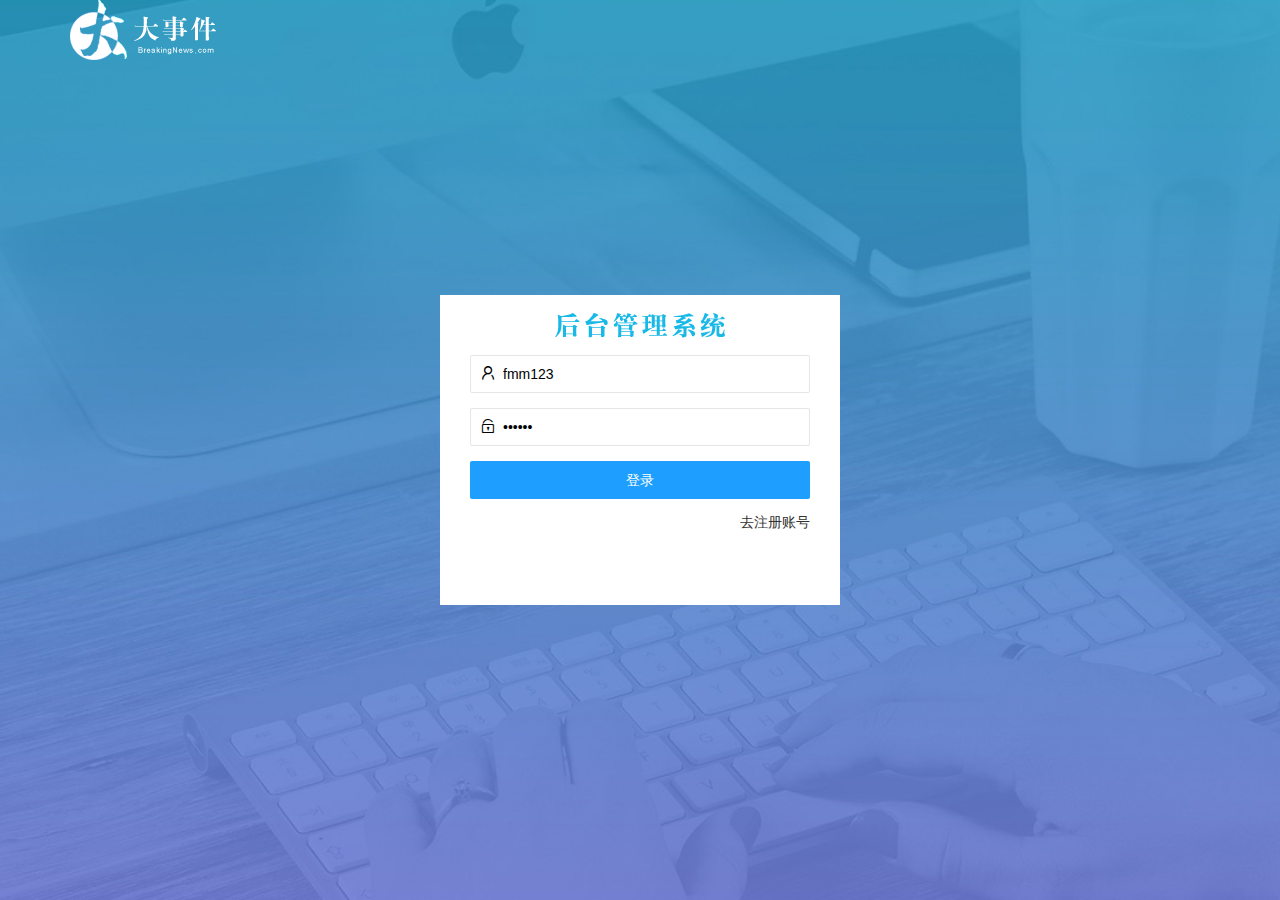
<file: login.html>
<!DOCTYPE html>
<html lang="en">

<head>
    <meta charset="UTF-8">
    <meta name="viewport" content="width=device-width, initial-scale=1.0">
    <title>Document</title>
    <link rel="stylesheet" href="/assets/lib/layui/css/layui.css">
    <link rel="stylesheet" href="/assets/css/login.css">
</head>

<body>
    <!-- 1.logo区域 -->
    <div class="layui-main">
        <img src="/assets/images/logo.png" alt="">
    </div>

    <!-- 2.登录和注册区域 -->
    <div class="loginAndRegBox">
        <div class="title-box"></div>

        <!-- 2.1登录模块 -->
        <div class="login-box">
            <form class="layui-form" id="form_login">
                <!-- 2.1 用户名 -->
                <div class="layui-form-item">
                    <i class="layui-icon layui-icon-username"></i> 
                    <input type="text" value="fmm123" name="username" required lay-verify="required" placeholder="请输入用户名"
                        autocomplete="off" class="layui-input">
                </div>
                <!-- 2.2 密码 -->
                <div class="layui-form-item">
                    <i class="layui-icon layui-icon-password"></i> 
                    <input type="password" value="123456" name="password" required lay-verify="required|pwd" placeholder="请输入密码"
                        autocomplete="off" class="layui-input">
                </div>
                <!-- 登录按钮 -->
                <div class="layui-form-item">
                    <button class="layui-btn layui-btn-normal layui-btn-fluid" lay-submit>登录</button>
                </div>
                <div class="layui-form-item links">
                    <a href="javascript:;" id="reg_link">去注册账号</a>
                </div>
            </form>
            
        </div>
        <!-- 注册模块 -->
        <div class="reg-box " style="display: none;">
            <form class="layui-form" action="" id="form_reg">
                <!-- 用户 -->
                <div class="layui-form-item">
                    <i class="layui-icon layui-icon-username"></i>
                    <input type="text" name="username" required lay-verify="required" placeholder="请输入用户名"
                        autocomplete="off" class="layui-input">
                </div>
                <!-- 密码 -->
                <i class="layui-icon "></i>
                <div class="layui-form-item">
                    <i class="layui-icon layui-icon-password"></i>
                    <input type="text" name="password" required lay-verify="required|pwd" placeholder="请输入密码"
                        autocomplete="off" class="layui-input">
                </div>
                <!-- 确认密码 -->
                <div class="layui-form-item">
                    <i class="layui-icon layui-icon-password"></i>
                    <input type="text" name="repassword" required lay-verify="required|pwd|repwd" placeholder="再次确认密码"
                        autocomplete="off" class="layui-input">
                </div>
                <!-- 登录按钮 -->
                <div class="layui-form-item">
                    <button class="layui-btn layui-btn-normal layui-btn-fluid" lay-submit>注册</button>
                </div>
                <div class="layui-form-item links">
                    <a href="javascript:;" id="login_link">去登录</a>
                </div>
            </form>
            
        </div>
    </div>

    <script src="/assets/lib/layui/layui.all.js"></script>
    <script src="/assets/lib/jquery.js"></script>
    <script src="/assets/js/baseAPI.js"></script>
    <script src="/assets/js/login.js"></script>
</body>

</html>
</file>
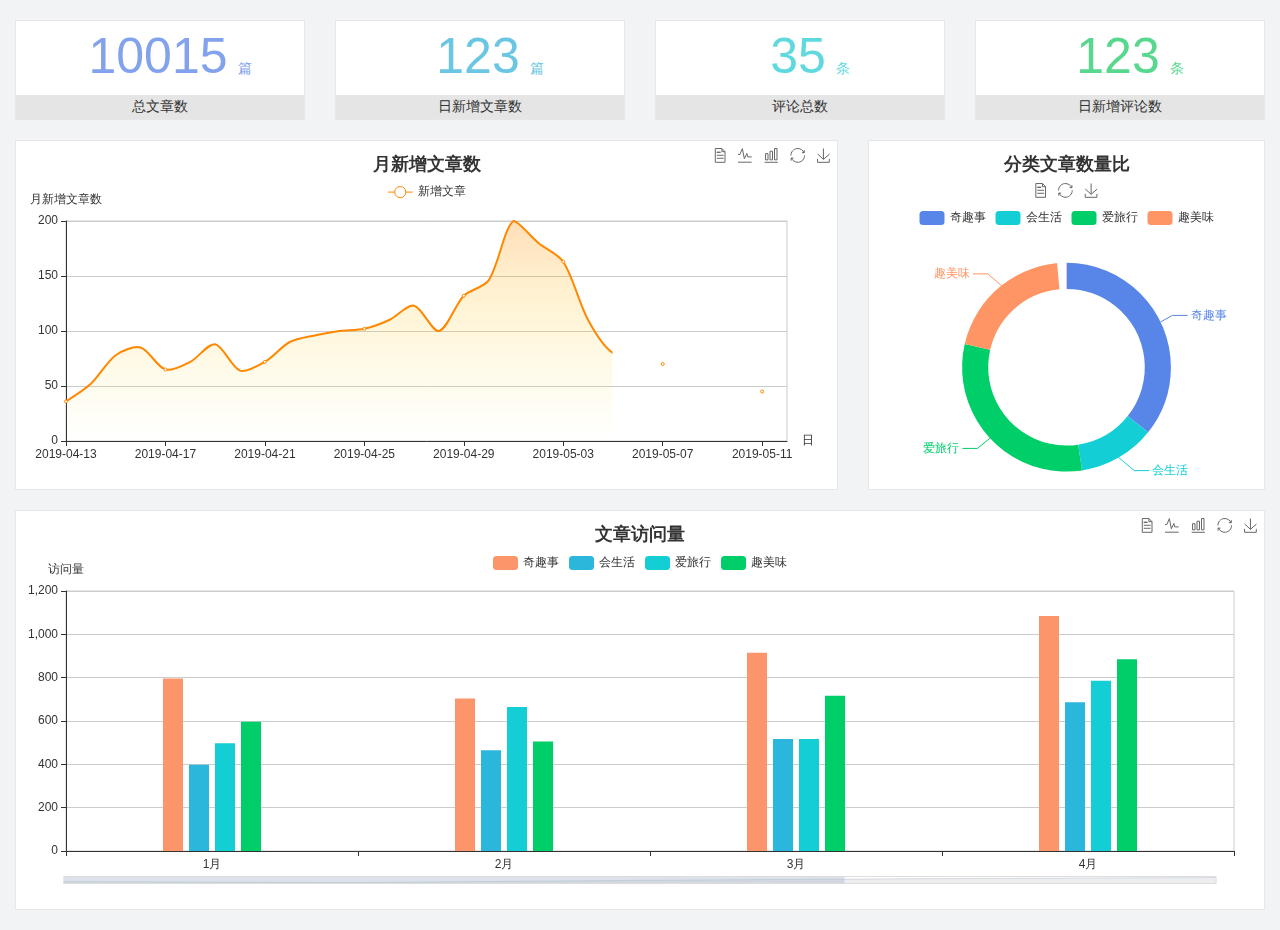
<file: home/dashboard.html>
<!DOCTYPE html>
<html lang="en">

<head>
  <meta charset="UTF-8">
  <meta name="viewport" content="width=device-width, initial-scale=1.0">
  <meta http-equiv="X-UA-Compatible" content="ie=edge">
  <title>图表统计</title>
  <link rel="stylesheet" href="../assets/lib/bootstrap.css" />
  <link rel="stylesheet" href="../assets/lib/main.css" />
  <script src="../assets/lib/jquery.js"></script>
  <script type="text/javascript" src="../assets/lib/echarts.min.js"></script>
</head>

<body>
  <div class="container-fluid">
    <div class="row spannel_list">
      <div class="col-sm-3 col-xs-6">
        <div class="spannel">
          <em>10015</em><span>篇</span>
          <b>总文章数</b>
        </div>
      </div>
      <div class="col-sm-3 col-xs-6">
        <div class="spannel scolor01">
          <em>123</em><span>篇</span>
          <b>日新增文章数</b>
        </div>
      </div>
      <div class="col-sm-3 col-xs-6">
        <div class="spannel scolor02">
          <em>35</em><span>条</span>
          <b>评论总数</b>
        </div>
      </div>
      <div class="col-sm-3 col-xs-6">
        <div class="spannel scolor03">
          <em>123</em><span>条</span>
          <b>日新增评论数</b>
        </div>
      </div>
    </div>
  </div>

  <div class="container-fluid">
    <div class="row curve-pie">
      <div class="col-lg-8 col-md-8">
        <div class="gragh_pannel" id="curve_show"></div>
      </div>
      <div class="col-lg-4 col-md-4">
        <div class="gragh_pannel" id="pie_show"></div>
      </div>
    </div>
  </div>

  <div class="container-fluid">
    <div class="column_pannel" id="column_show"></div>
  </div>

  <script>
    var oChart = echarts.init(document.getElementById('curve_show'));
    var aList_all = [
      { 'count': 36, 'date': '2019-04-13' },
      { 'count': 52, 'date': '2019-04-14' },
      { 'count': 78, 'date': '2019-04-15' },
      { 'count': 85, 'date': '2019-04-16' },
      { 'count': 65, 'date': '2019-04-17' },
      { 'count': 72, 'date': '2019-04-18' },
      { 'count': 88, 'date': '2019-04-19' },
      { 'count': 64, 'date': '2019-04-20' },
      { 'count': 72, 'date': '2019-04-21' },
      { 'count': 90, 'date': '2019-04-22' },
      { 'count': 96, 'date': '2019-04-23' },
      { 'count': 100, 'date': '2019-04-24' },
      { 'count': 102, 'date': '2019-04-25' },
      { 'count': 110, 'date': '2019-04-26' },
      { 'count': 123, 'date': '2019-04-27' },
      { 'count': 100, 'date': '2019-04-28' },
      { 'count': 132, 'date': '2019-04-29' },
      { 'count': 146, 'date': '2019-04-30' },
      { 'count': 200, 'date': '2019-05-01' },
      { 'count': 180, 'date': '2019-05-02' },
      { 'count': 163, 'date': '2019-05-03' },
      { 'count': 110, 'date': '2019-05-04' },
      { 'count': 80, 'date': '2019-05-05' },
      { 'count': 82, 'date': '2019-05-06' },
      { 'count': 70, 'date': '2019-05-07' },
      { 'count': 65, 'date': '2019-05-08' },
      { 'count': 54, 'date': '2019-05-09' },
      { 'count': 40, 'date': '2019-05-10' },
      { 'count': 45, 'date': '2019-05-11' },
      { 'count': 38, 'date': '2019-05-12' },
    ];

    let aCount = [];
    let aDate = [];

    for (var i = 0; i < aList_all.length; i++) {
      aCount.push(aList_all[i].count);
      aDate.push(aList_all[i].date);
    }

    var chartopt = {
      title: {
        text: '月新增文章数',
        left: 'center',
        top: '10'
      },
      tooltip: {
        trigger: 'axis'
      },
      legend: {
        data: ['新增文章'],
        top: '40'
      },
      toolbox: {
        show: true,
        feature: {
          mark: { show: true },
          dataView: { show: true, readOnly: false },
          magicType: { show: true, type: ['line', 'bar'] },
          restore: { show: true },
          saveAsImage: { show: true }
        }
      },
      calculable: true,
      xAxis: [
        {
          name: '日',
          type: 'category',
          boundaryGap: false,
          data: aDate
        }
      ],
      yAxis: [
        {
          name: '月新增文章数',
          type: 'value'
        }
      ],
      series: [
        {
          name: '新增文章',
          type: 'line',
          smooth: true,
          itemStyle: { normal: { areaStyle: { type: 'default' }, color: '#f80' }, lineStyle: { color: '#f80' } },
          data: aCount
        }],
      areaStyle: {
        normal: {
          color: new echarts.graphic.LinearGradient(0, 0, 0, 1, [{
            offset: 0,
            color: 'rgba(255,136,0,0.39)'
          }, {
            offset: .34,
            color: 'rgba(255,180,0,0.25)'
          }, {
            offset: 1,
            color: 'rgba(255,222,0,0.00)'
          }])

        }
      },
      grid: {
        show: true,
        x: 50,
        x2: 50,
        y: 80,
        height: 220
      }
    };

    oChart.setOption(chartopt);


    var oPie = echarts.init(document.getElementById('pie_show'));
    var oPieopt =
    {
      title: {
        top: 10,
        text: '分类文章数量比',
        x: 'center'
      },
      tooltip: {
        trigger: 'item',
        formatter: "{a} <br/>{b} : {c} ({d}%)"
      },
      color: ['#5885e8', '#13cfd5', '#00ce68', '#ff9565'],
      legend: {
        x: 'center',
        top: 65,
        data: ['奇趣事', '会生活', '爱旅行', '趣美味']
      },
      toolbox: {
        show: true,
        x: 'center',
        top: 35,
        feature: {
          mark: { show: true },
          dataView: { show: true, readOnly: false },
          magicType: {
            show: true,
            type: ['pie', 'funnel'],
            option: {
              funnel: {
                x: '25%',
                width: '50%',
                funnelAlign: 'left',
                max: 1548
              }
            }
          },
          restore: { show: true },
          saveAsImage: { show: true }
        }
      },
      calculable: true,
      series: [
        {
          name: '访问来源',
          type: 'pie',
          radius: ['45%', '60%'],
          center: ['50%', '65%'],
          data: [
            { value: 300, name: '奇趣事' },
            { value: 100, name: '会生活' },
            { value: 260, name: '爱旅行' },
            { value: 180, name: '趣美味' }
          ]
        }
      ]
    };
    oPie.setOption(oPieopt);



    var oColumn = this.echarts.init(document.getElementById('column_show'));
    var oColumnopt =
    {
      title: {
        text: '文章访问量',
        left: 'center',
        top: '10'
      },
      tooltip: {
        trigger: 'axis'
      },
      legend: {
        data: ['奇趣事', '会生活', '爱旅行', '趣美味'],
        top: '40'
      },
      toolbox: {
        show: true,
        feature: {
          mark: { show: true },
          dataView: { show: true, readOnly: false },
          magicType: { show: true, type: ['line', 'bar'] },
          restore: { show: true },
          saveAsImage: { show: true }
        }
      },
      calculable: true,
      xAxis: [
        {
          type: 'category',
          data: ['1月', '2月', '3月', '4月', '5月']
        }
      ],
      yAxis: [
        {
          name: '访问量',
          type: 'value'
        }
      ],
      series: [
        {
          name: '奇趣事',
          type: 'bar',
          barWidth: 20,
          itemStyle: {
            normal: { areaStyle: { type: 'default' }, color: '#fd956a' }
          },
          data: [800, 708, 920, 1090, 1200]
        },
        {
          name: '会生活',
          type: 'bar',
          barWidth: 20,
          itemStyle: {
            normal: { areaStyle: { type: 'default' }, color: '#2bb6db' }
          },
          data: [400, 468, 520, 690, 800]
        },
        {
          name: '爱旅行',
          type: 'bar',
          barWidth: 20,
          itemStyle: {
            normal: { areaStyle: { type: 'default' }, color: '#13cfd5' }
          },
          data: [500, 668, 520, 790, 900]
        },
        {
          name: '趣美味',
          type: 'bar',
          barWidth: 20,
          itemStyle: {
            normal: { areaStyle: { type: 'default' }, color: '#00ce68' }
          },
          data: [600, 508, 720, 890, 1000]
        }
      ],
      grid: {
        show: true,
        x: 50,
        x2: 30,
        y: 80,
        height: 260
      },
      dataZoom: [//给x轴设置滚动条
        {
          start: 0,//默认为0
          end: 100 - 1000 / 31,//默认为100
          type: 'slider',
          show: true,
          xAxisIndex: [0],
          handleSize: 0,//滑动条的 左右2个滑动条的大小
          height: 8,//组件高度
          left: 45, //左边的距离
          right: 50,//右边的距离
          bottom: 26,//右边的距离
          handleColor: '#ddd',//h滑动图标的颜色
          handleStyle: {
            borderColor: "#cacaca",
            borderWidth: "1",
            shadowBlur: 2,
            background: "#ddd",
            shadowColor: "#ddd",
          }
        }]
    };
    oColumn.setOption(oColumnopt);
  </script>
</body>

</html>
</file>
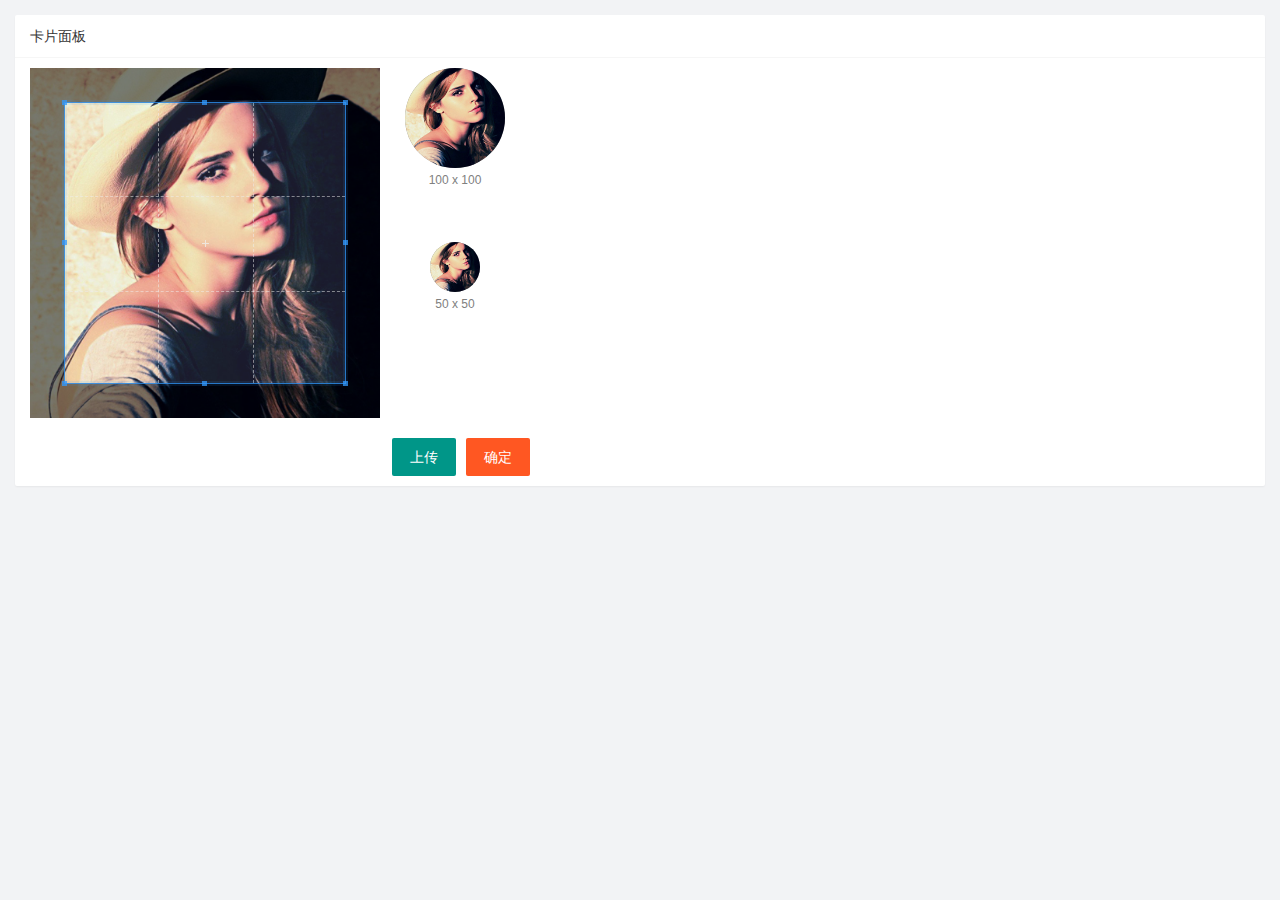
<file: user/user_avatar.html>
<!DOCTYPE html>
<html lang="en">

<head>
    <meta charset="UTF-8">
    <meta name="viewport" content="width=device-width, initial-scale=1.0">
    <title>Document</title>
    <link rel="stylesheet" href="/assets/lib/layui/css/layui.css">
    <link rel="stylesheet" href="/assets/lib/cropper/cropper.css" />
    <link rel="stylesheet" href="/assets/css/user/user_avatar.css">
</head>

<body>
    <div class="layui-card">
        <div class="layui-card-header">卡片面板</div>
        <div class="layui-card-body">
            <!-- 第一行的图片裁剪和预览区域 -->
            <div class="row1">
                <!-- 图片裁剪区域 -->
                <div class="cropper-box">
                    <!-- 这个 img 标签很重要，将来会把它初始化为裁剪区域 -->
                    <img id="image" src="/assets/images/sample.jpg" />
                </div>
                <!-- 图片的预览区域 -->
                <div class="preview-box">
                    <div>
                        <!-- 宽高为 100px 的预览区域 -->
                        <div class="img-preview w100"></div>
                        <p class="size">100 x 100</p>
                    </div>
                    <div>
                        <!-- 宽高为 50px 的预览区域 -->
                        <div class="img-preview w50"></div>
                        <p class="size">50 x 50</p>
                    </div>
                </div>
            </div>

            <!-- 第二行的按钮区域 -->
            <div class="row2">
                <!-- accept选择文件类型 -->
                <input type="file" style="display: none;" id="file" accept="image/png,image/jpeg">
                <button id="btnChooseImage" type="button" class="layui-btn">上传</button>
                <button id="btnUpLoad" type="button" class="layui-btn layui-btn-danger">确定</button>
            </div>
        </div>
    </div>

    <script src="/assets/lib/layui/layui.all.js"></script>
    <script src="/assets/lib/jquery.js"></script>
    <script src="/assets/lib/cropper/Cropper.js"></script>
    <script src="/assets/lib/cropper/jquery-cropper.js"></script>
    <script src="/assets/js/baseAPI.js"></script>
    <script src="/assets/js/user/user_avatar.js"></script>
</body>

</html>
</file>
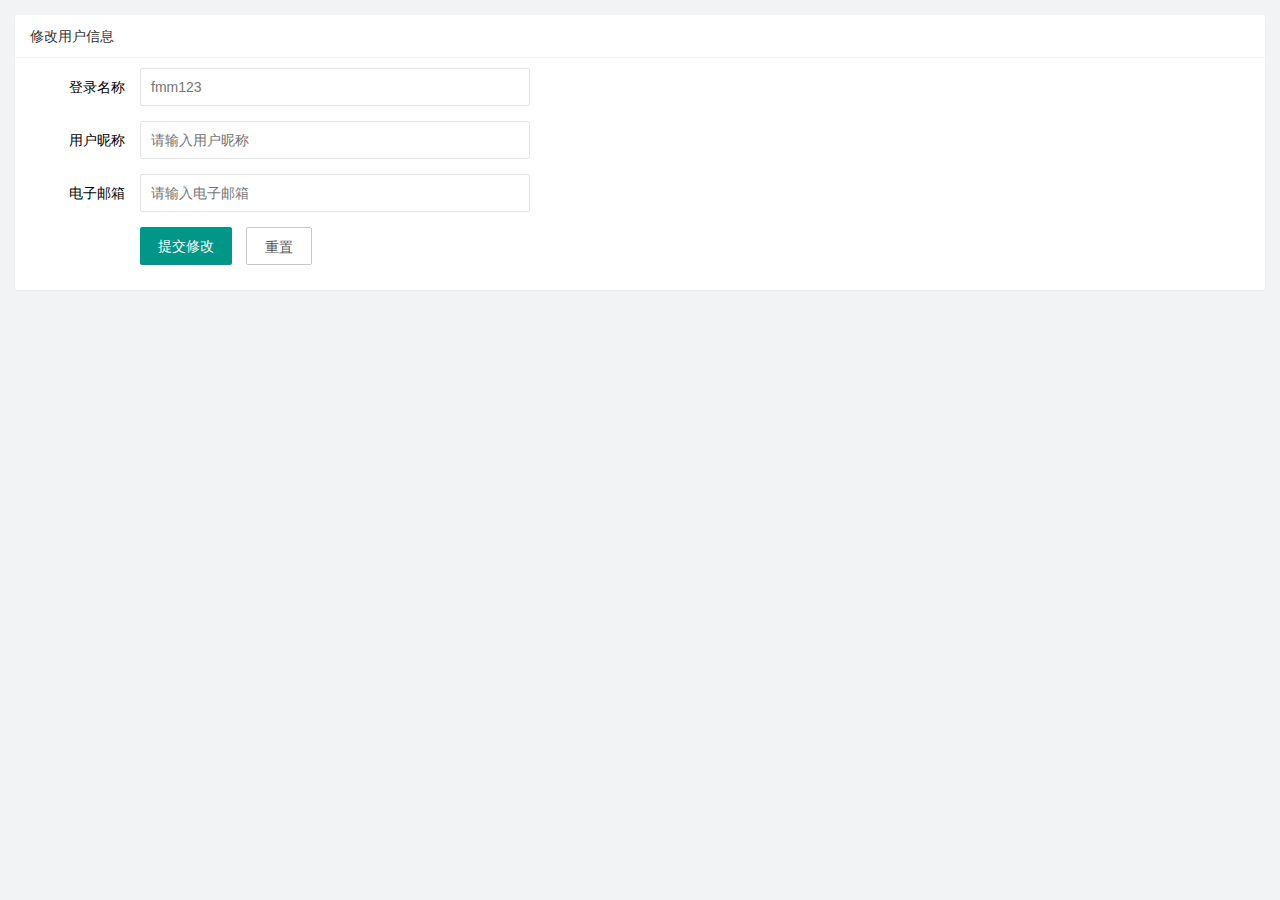
<file: user/user_info.html>
<!DOCTYPE html>
<html lang="en">

<head>
    <meta charset="UTF-8">
    <meta name="viewport" content="width=device-width, initial-scale=1.0">
    <title>Document</title>
    <link rel="stylesheet" href="/assets/lib/layui/css/layui.css">
    <link rel="stylesheet" href="/assets/css/user/user_info.css">
</head>

<body>
    <div class="layui-card">
        <div class="layui-card-header">修改用户信息</div>
        <div class="layui-card-body">

            <form class="layui-form" lay-filter='formUserInfo' >
                <input type="hidden" name="id">
                <!-- 1. -->
                <div class="layui-form-item">
                    <label class="layui-form-label">登录名称</label>
                    <div class="layui-input-block">
                        <input type="text" readonly name="username" required lay-verify="required" placeholder="fmm123"
                            autocomplete="off" class="layui-input">
                    </div>
                </div>
                <!-- 2. -->
                <div class="layui-form-item">
                    <label class="layui-form-label">用户昵称</label>
                    <div class="layui-input-block">
                        <input type="text"  name="nickname" required lay-verify="required|nickname" placeholder="请输入用户昵称"
                            autocomplete="off" class="layui-input">
                    </div>
                </div>
                <!-- 3. -->
                <div class="layui-form-item">
                    <label class="layui-form-label">电子邮箱</label>
                    <div class="layui-input-block">
                        <input type="email" name="email" required lay-verify="required" placeholder="请输入电子邮箱"
                            autocomplete="off" class="layui-input">
                    </div>
                </div>
                <!-- 4. -->
                <div class="layui-form-item">
                    <div class="layui-input-block">
                        <button class="layui-btn" lay-submit lay-filter="formDemo">提交修改</button>
                        <button id="btnReset" type="reset" class="layui-btn layui-btn-primary">重置</button>
                    </div>
                </div>
            </form>
        </div>
    </div>

    <script src="/assets/lib/layui/layui.all.js"></script>
    <script src="/assets/lib/jquery.js"></script>
    <script src="/assets/js/baseAPI.js"></script>
    <script src="/assets/js/user/user_info.js"></script>
</body>

</html>
</file>
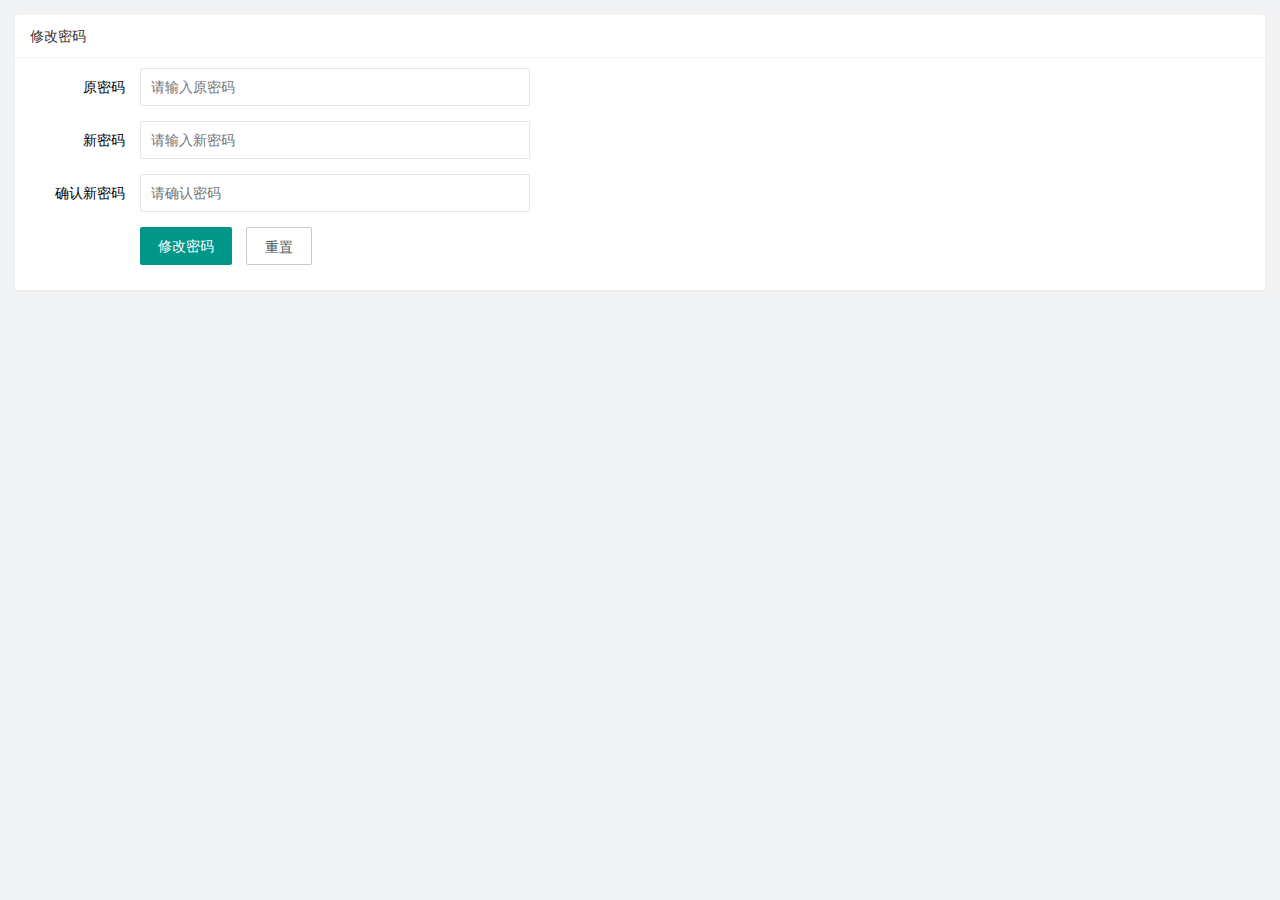
<file: user/user_pwd.html>
<!DOCTYPE html>
<html lang="en">

<head>
    <meta charset="UTF-8">
    <meta name="viewport" content="width=device-width, initial-scale=1.0">
    <title>Document</title>
    <link rel="stylesheet" href="/assets/lib/layui/css/layui.css">
    <link rel="stylesheet" href="/assets/css/user/user_pwd.css">
</head>

<body>
    <div class="layui-card">
        <div class="layui-card-header">修改密码</div>
        <div class="layui-card-body">

            <form class="layui-form" lay-filter='formUserInfo' >
                <input type="hidden" name="id">
                <!-- 1. -->
                <div class="layui-form-item">
                    <label class="layui-form-label">原密码</label>
                    <div class="layui-input-block">
                        <input type="text"  name="oldPwd" required lay-verify="required|pass" placeholder="请输入原密码"
                            autocomplete="off" class="layui-input">
                    </div>
                </div>
                <!-- 2. -->
                <div class="layui-form-item">
                    <label class="layui-form-label">新密码</label>
                    <div class="layui-input-block">
                        <input type="text"  name="newPwd" required lay-verify="required|pass|sampass" placeholder="请输入新密码"
                            autocomplete="off" class="layui-input">
                    </div>
                </div>
                <!-- 3. -->
                <div class="layui-form-item">
                    <label class="layui-form-label">确认新密码</label>
                    <div class="layui-input-block">
                        <input type="text" name="rePwd" required lay-verify="required|pass|repass" placeholder="请确认密码"
                            autocomplete="off" class="layui-input">
                    </div>
                </div>
                <!-- 4. -->
                <div class="layui-form-item">
                    <div class="layui-input-block">
                        <button class="layui-btn" lay-submit lay-filter="formDemo">修改密码</button>
                        <button  type="reset" class="layui-btn layui-btn-primary">重置</button>
                    </div>
                </div>
            </form>
        </div>
    </div>

    <script src="/assets/lib/layui/layui.all.js"></script>
    <script src="/assets/lib/jquery.js"></script>
    <script src="/assets/js/baseAPI.js"></script>
    <script src="/assets/js/user/user_pwd.js"></script>
</body>

</html>
</file>
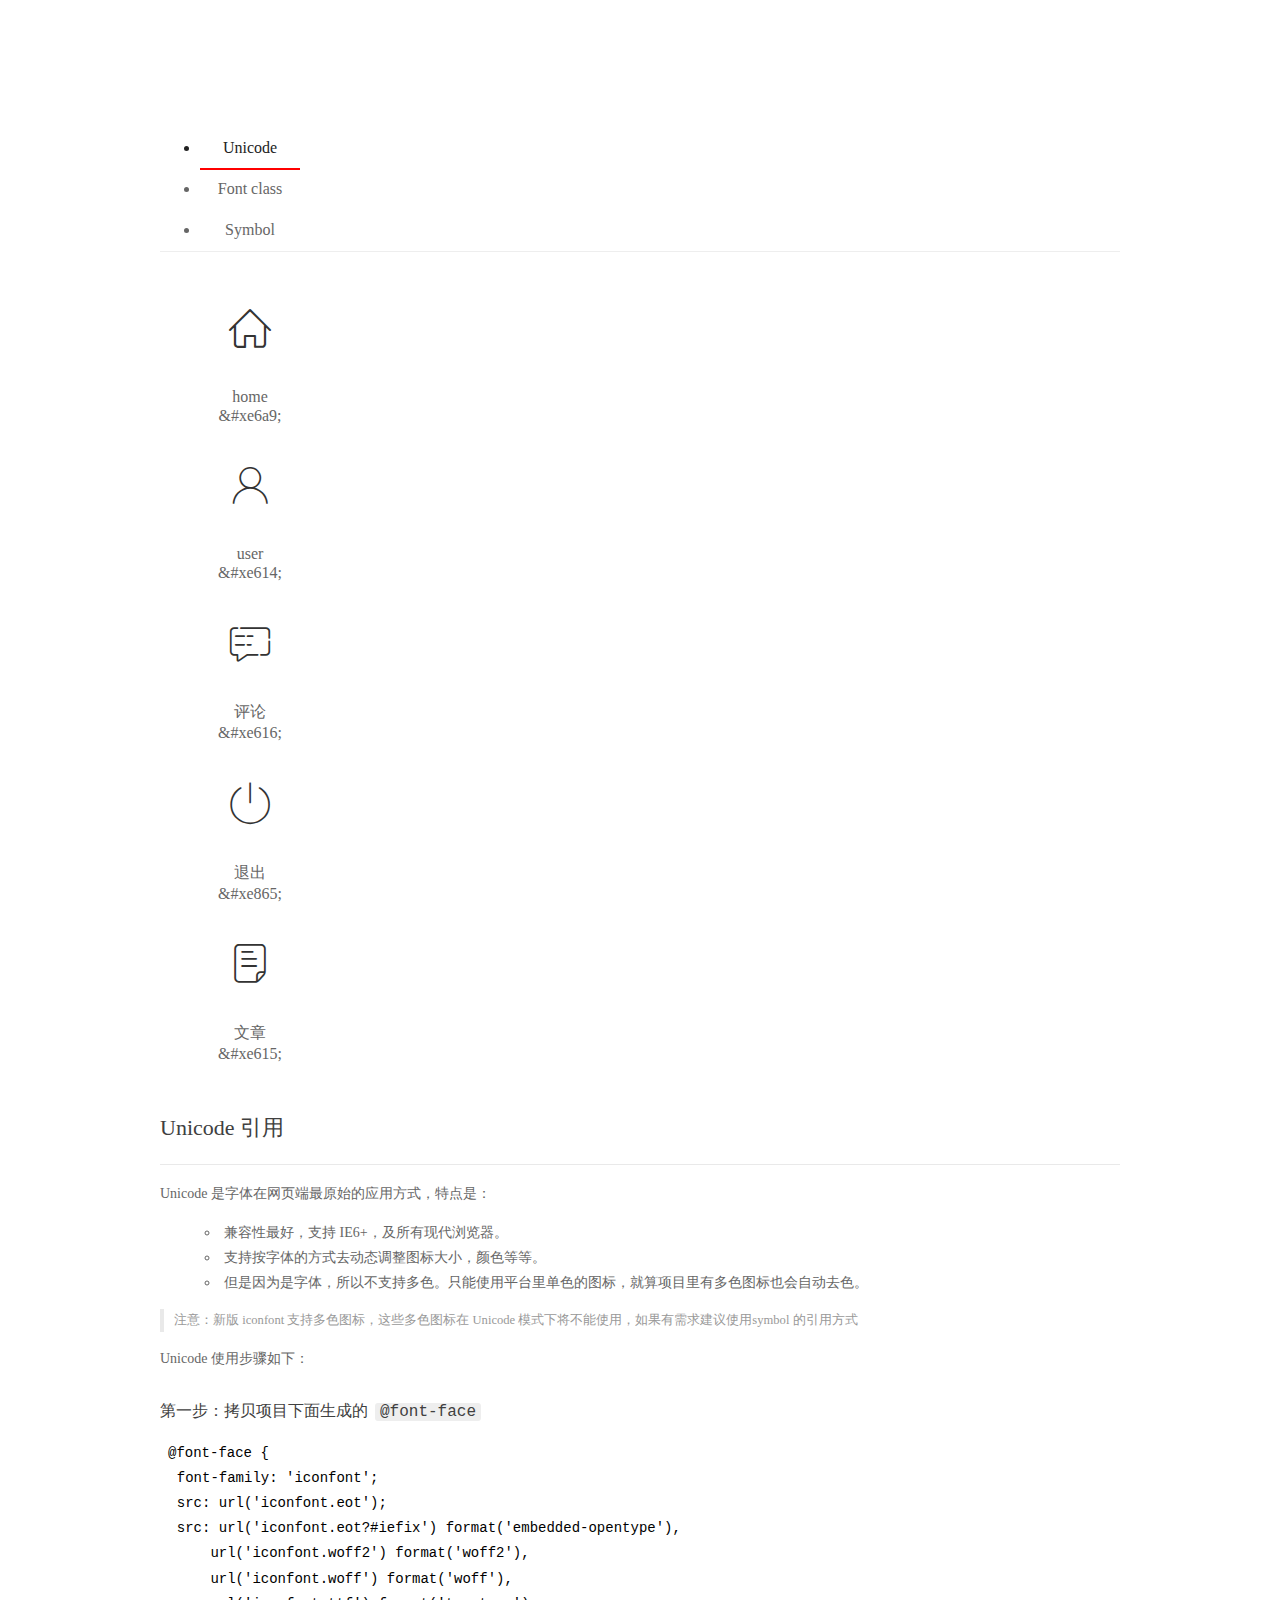
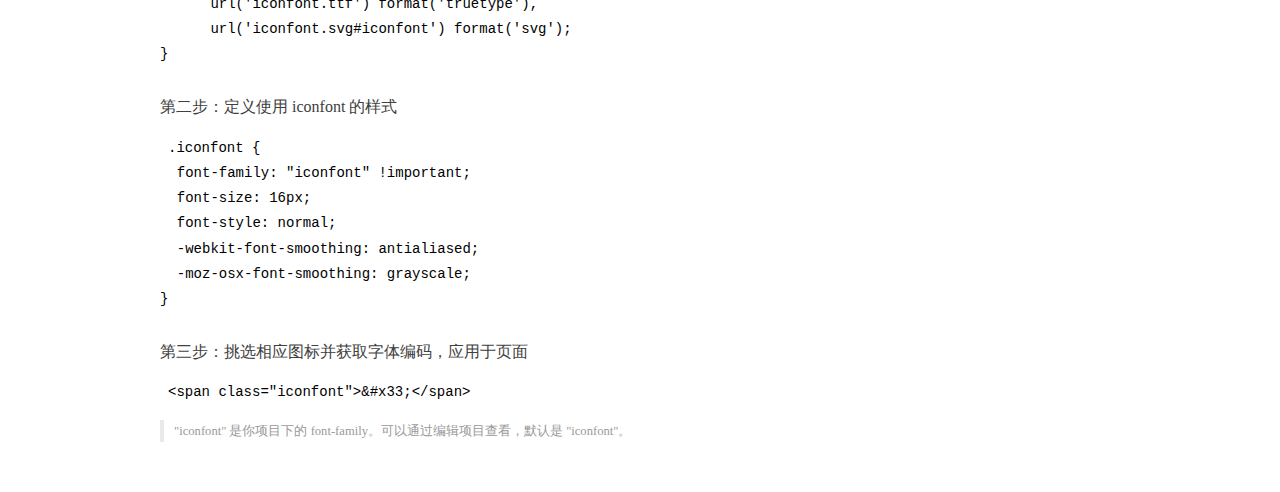
<file: assets/fonts/demo_index.html>
<!DOCTYPE html>
<html>
<head>
  <meta charset="utf-8"/>
  <title>IconFont Demo</title>
  <link rel="shortcut icon" href="https://gtms04.alicdn.com/tps/i4/TB1_oz6GVXXXXaFXpXXJDFnIXXX-64-64.ico" type="image/x-icon"/>
  <link rel="stylesheet" href="https://g.alicdn.com/thx/cube/1.3.2/cube.min.css">
  <link rel="stylesheet" href="demo.css">
  <link rel="stylesheet" href="iconfont.css">
  <script src="iconfont.js"></script>
  <!-- jQuery -->
  <script src="https://a1.alicdn.com/oss/uploads/2018/12/26/7bfddb60-08e8-11e9-9b04-53e73bb6408b.js"></script>
  <!-- 代码高亮 -->
  <script src="https://a1.alicdn.com/oss/uploads/2018/12/26/a3f714d0-08e6-11e9-8a15-ebf944d7534c.js"></script>
</head>
<body>
  <div class="main">
    <h1 class="logo"><a href="https://www.iconfont.cn/" title="iconfont 首页" target="_blank">&#xe86b;</a></h1>
    <div class="nav-tabs">
      <ul id="tabs" class="dib-box">
        <li class="dib active"><span>Unicode</span></li>
        <li class="dib"><span>Font class</span></li>
        <li class="dib"><span>Symbol</span></li>
      </ul>
      
    </div>
    <div class="tab-container">
      <div class="content unicode" style="display: block;">
          <ul class="icon_lists dib-box">
          
            <li class="dib">
              <span class="icon iconfont">&#xe6a9;</span>
                <div class="name">home</div>
                <div class="code-name">&amp;#xe6a9;</div>
              </li>
          
            <li class="dib">
              <span class="icon iconfont">&#xe614;</span>
                <div class="name">user</div>
                <div class="code-name">&amp;#xe614;</div>
              </li>
          
            <li class="dib">
              <span class="icon iconfont">&#xe616;</span>
                <div class="name">评论</div>
                <div class="code-name">&amp;#xe616;</div>
              </li>
          
            <li class="dib">
              <span class="icon iconfont">&#xe865;</span>
                <div class="name">退出</div>
                <div class="code-name">&amp;#xe865;</div>
              </li>
          
            <li class="dib">
              <span class="icon iconfont">&#xe615;</span>
                <div class="name">文章</div>
                <div class="code-name">&amp;#xe615;</div>
              </li>
          
          </ul>
          <div class="article markdown">
          <h2 id="unicode-">Unicode 引用</h2>
          <hr>

          <p>Unicode 是字体在网页端最原始的应用方式，特点是：</p>
          <ul>
            <li>兼容性最好，支持 IE6+，及所有现代浏览器。</li>
            <li>支持按字体的方式去动态调整图标大小，颜色等等。</li>
            <li>但是因为是字体，所以不支持多色。只能使用平台里单色的图标，就算项目里有多色图标也会自动去色。</li>
          </ul>
          <blockquote>
            <p>注意：新版 iconfont 支持多色图标，这些多色图标在 Unicode 模式下将不能使用，如果有需求建议使用symbol 的引用方式</p>
          </blockquote>
          <p>Unicode 使用步骤如下：</p>
          <h3 id="-font-face">第一步：拷贝项目下面生成的 <code>@font-face</code></h3>
<pre><code class="language-css"
>@font-face {
  font-family: 'iconfont';
  src: url('iconfont.eot');
  src: url('iconfont.eot?#iefix') format('embedded-opentype'),
      url('iconfont.woff2') format('woff2'),
      url('iconfont.woff') format('woff'),
      url('iconfont.ttf') format('truetype'),
      url('iconfont.svg#iconfont') format('svg');
}
</code></pre>
          <h3 id="-iconfont-">第二步：定义使用 iconfont 的样式</h3>
<pre><code class="language-css"
>.iconfont {
  font-family: "iconfont" !important;
  font-size: 16px;
  font-style: normal;
  -webkit-font-smoothing: antialiased;
  -moz-osx-font-smoothing: grayscale;
}
</code></pre>
          <h3 id="-">第三步：挑选相应图标并获取字体编码，应用于页面</h3>
<pre>
<code class="language-html"
>&lt;span class="iconfont"&gt;&amp;#x33;&lt;/span&gt;
</code></pre>
          <blockquote>
            <p>"iconfont" 是你项目下的 font-family。可以通过编辑项目查看，默认是 "iconfont"。</p>
          </blockquote>
          </div>
      </div>
      <div class="content font-class">
        <ul class="icon_lists dib-box">
          
          <li class="dib">
            <span class="icon iconfont icon-home"></span>
            <div class="name">
              home
            </div>
            <div class="code-name">.icon-home
            </div>
          </li>
          
          <li class="dib">
            <span class="icon iconfont icon-user"></span>
            <div class="name">
              user
            </div>
            <div class="code-name">.icon-user
            </div>
          </li>
          
          <li class="dib">
            <span class="icon iconfont icon-pinglun"></span>
            <div class="name">
              评论
            </div>
            <div class="code-name">.icon-pinglun
            </div>
          </li>
          
          <li class="dib">
            <span class="icon iconfont icon-tuichu"></span>
            <div class="name">
              退出
            </div>
            <div class="code-name">.icon-tuichu
            </div>
          </li>
          
          <li class="dib">
            <span class="icon iconfont icon-16"></span>
            <div class="name">
              文章
            </div>
            <div class="code-name">.icon-16
            </div>
          </li>
          
        </ul>
        <div class="article markdown">
        <h2 id="font-class-">font-class 引用</h2>
        <hr>

        <p>font-class 是 Unicode 使用方式的一种变种，主要是解决 Unicode 书写不直观，语意不明确的问题。</p>
        <p>与 Unicode 使用方式相比，具有如下特点：</p>
        <ul>
          <li>兼容性良好，支持 IE8+，及所有现代浏览器。</li>
          <li>相比于 Unicode 语意明确，书写更直观。可以很容易分辨这个 icon 是什么。</li>
          <li>因为使用 class 来定义图标，所以当要替换图标时，只需要修改 class 里面的 Unicode 引用。</li>
          <li>不过因为本质上还是使用的字体，所以多色图标还是不支持的。</li>
        </ul>
        <p>使用步骤如下：</p>
        <h3 id="-fontclass-">第一步：引入项目下面生成的 fontclass 代码：</h3>
<pre><code class="language-html">&lt;link rel="stylesheet" href="./iconfont.css"&gt;
</code></pre>
        <h3 id="-">第二步：挑选相应图标并获取类名，应用于页面：</h3>
<pre><code class="language-html">&lt;span class="iconfont icon-xxx"&gt;&lt;/span&gt;
</code></pre>
        <blockquote>
          <p>"
            iconfont" 是你项目下的 font-family。可以通过编辑项目查看，默认是 "iconfont"。</p>
        </blockquote>
      </div>
      </div>
      <div class="content symbol">
          <ul class="icon_lists dib-box">
          
            <li class="dib">
                <svg class="icon svg-icon" aria-hidden="true">
                  <use xlink:href="#icon-home"></use>
                </svg>
                <div class="name">home</div>
                <div class="code-name">#icon-home</div>
            </li>
          
            <li class="dib">
                <svg class="icon svg-icon" aria-hidden="true">
                  <use xlink:href="#icon-user"></use>
                </svg>
                <div class="name">user</div>
                <div class="code-name">#icon-user</div>
            </li>
          
            <li class="dib">
                <svg class="icon svg-icon" aria-hidden="true">
                  <use xlink:href="#icon-pinglun"></use>
                </svg>
                <div class="name">评论</div>
                <div class="code-name">#icon-pinglun</div>
            </li>
          
            <li class="dib">
                <svg class="icon svg-icon" aria-hidden="true">
                  <use xlink:href="#icon-tuichu"></use>
                </svg>
                <div class="name">退出</div>
                <div class="code-name">#icon-tuichu</div>
            </li>
          
            <li class="dib">
                <svg class="icon svg-icon" aria-hidden="true">
                  <use xlink:href="#icon-16"></use>
                </svg>
                <div class="name">文章</div>
                <div class="code-name">#icon-16</div>
            </li>
          
          </ul>
          <div class="article markdown">
          <h2 id="symbol-">Symbol 引用</h2>
          <hr>

          <p>这是一种全新的使用方式，应该说这才是未来的主流，也是平台目前推荐的用法。相关介绍可以参考这篇<a href="">文章</a>
            这种用法其实是做了一个 SVG 的集合，与另外两种相比具有如下特点：</p>
          <ul>
            <li>支持多色图标了，不再受单色限制。</li>
            <li>通过一些技巧，支持像字体那样，通过 <code>font-size</code>, <code>color</code> 来调整样式。</li>
            <li>兼容性较差，支持 IE9+，及现代浏览器。</li>
            <li>浏览器渲染 SVG 的性能一般，还不如 png。</li>
          </ul>
          <p>使用步骤如下：</p>
          <h3 id="-symbol-">第一步：引入项目下面生成的 symbol 代码：</h3>
<pre><code class="language-html">&lt;script src="./iconfont.js"&gt;&lt;/script&gt;
</code></pre>
          <h3 id="-css-">第二步：加入通用 CSS 代码（引入一次就行）：</h3>
<pre><code class="language-html">&lt;style&gt;
.icon {
  width: 1em;
  height: 1em;
  vertical-align: -0.15em;
  fill: currentColor;
  overflow: hidden;
}
&lt;/style&gt;
</code></pre>
          <h3 id="-">第三步：挑选相应图标并获取类名，应用于页面：</h3>
<pre><code class="language-html">&lt;svg class="icon" aria-hidden="true"&gt;
  &lt;use xlink:href="#icon-xxx"&gt;&lt;/use&gt;
&lt;/svg&gt;
</code></pre>
          </div>
      </div>

    </div>
  </div>
  <script>
  $(document).ready(function () {
      $('.tab-container .content:first').show()

      $('#tabs li').click(function (e) {
        var tabContent = $('.tab-container .content')
        var index = $(this).index()

        if ($(this).hasClass('active')) {
          return
        } else {
          $('#tabs li').removeClass('active')
          $(this).addClass('active')

          tabContent.hide().eq(index).fadeIn()
        }
      })
    })
  </script>
</body>
</html>
</file>
<file: assets/lib/layui/css/layui.css>
/** layui-v2.5.5 MIT License By https://www.layui.com */
 .layui-inline,img{display:inline-block;vertical-align:middle}h1,h2,h3,h4,h5,h6{font-weight:400}.layui-edge,.layui-header,.layui-inline,.layui-main{position:relative}.layui-body,.layui-edge,.layui-elip{overflow:hidden}.layui-btn,.layui-edge,.layui-inline,img{vertical-align:middle}.layui-btn,.layui-disabled,.layui-icon,.layui-unselect{-moz-user-select:none;-webkit-user-select:none;-ms-user-select:none}.layui-elip,.layui-form-checkbox span,.layui-form-pane .layui-form-label{text-overflow:ellipsis;white-space:nowrap}.layui-breadcrumb,.layui-tree-btnGroup{visibility:hidden}blockquote,body,button,dd,div,dl,dt,form,h1,h2,h3,h4,h5,h6,input,li,ol,p,pre,td,textarea,th,ul{margin:0;padding:0;-webkit-tap-highlight-color:rgba(0,0,0,0)}a:active,a:hover{outline:0}img{border:none}li{list-style:none}table{border-collapse:collapse;border-spacing:0}h4,h5,h6{font-size:100%}button,input,optgroup,option,select,textarea{font-family:inherit;font-size:inherit;font-style:inherit;font-weight:inherit;outline:0}pre{white-space:pre-wrap;white-space:-moz-pre-wrap;white-space:-pre-wrap;white-space:-o-pre-wrap;word-wrap:break-word}body{line-height:24px;font:14px Helvetica Neue,Helvetica,PingFang SC,Tahoma,Arial,sans-serif}hr{height:1px;margin:10px 0;border:0;clear:both}a{color:#333;text-decoration:none}a:hover{color:#777}a cite{font-style:normal;*cursor:pointer}.layui-border-box,.layui-border-box *{box-sizing:border-box}.layui-box,.layui-box *{box-sizing:content-box}.layui-clear{clear:both;*zoom:1}.layui-clear:after{content:'\20';clear:both;*zoom:1;display:block;height:0}.layui-inline{*display:inline;*zoom:1}.layui-edge{display:inline-block;width:0;height:0;border-width:6px;border-style:dashed;border-color:transparent}.layui-edge-top{top:-4px;border-bottom-color:#999;border-bottom-style:solid}.layui-edge-right{border-left-color:#999;border-left-style:solid}.layui-edge-bottom{top:2px;border-top-color:#999;border-top-style:solid}.layui-edge-left{border-right-color:#999;border-right-style:solid}.layui-disabled,.layui-disabled:hover{color:#d2d2d2!important;cursor:not-allowed!important}.layui-circle{border-radius:100%}.layui-show{display:block!important}.layui-hide{display:none!important}@font-face{font-family:layui-icon;src:url(../font/iconfont.eot?v=250);src:url(../font/iconfont.eot?v=250#iefix) format('embedded-opentype'),url(../font/iconfont.woff2?v=250) format('woff2'),url(../font/iconfont.woff?v=250) format('woff'),url(../font/iconfont.ttf?v=250) format('truetype'),url(../font/iconfont.svg?v=250#layui-icon) format('svg')}.layui-icon{font-family:layui-icon!important;font-size:16px;font-style:normal;-webkit-font-smoothing:antialiased;-moz-osx-font-smoothing:grayscale}.layui-icon-reply-fill:before{content:"\e611"}.layui-icon-set-fill:before{content:"\e614"}.layui-icon-menu-fill:before{content:"\e60f"}.layui-icon-search:before{content:"\e615"}.layui-icon-share:before{content:"\e641"}.layui-icon-set-sm:before{content:"\e620"}.layui-icon-engine:before{content:"\e628"}.layui-icon-close:before{content:"\1006"}.layui-icon-close-fill:before{content:"\1007"}.layui-icon-chart-screen:before{content:"\e629"}.layui-icon-star:before{content:"\e600"}.layui-icon-circle-dot:before{content:"\e617"}.layui-icon-chat:before{content:"\e606"}.layui-icon-release:before{content:"\e609"}.layui-icon-list:before{content:"\e60a"}.layui-icon-chart:before{content:"\e62c"}.layui-icon-ok-circle:before{content:"\1005"}.layui-icon-layim-theme:before{content:"\e61b"}.layui-icon-table:before{content:"\e62d"}.layui-icon-right:before{content:"\e602"}.layui-icon-left:before{content:"\e603"}.layui-icon-cart-simple:before{content:"\e698"}.layui-icon-face-cry:before{content:"\e69c"}.layui-icon-face-smile:before{content:"\e6af"}.layui-icon-survey:before{content:"\e6b2"}.layui-icon-tree:before{content:"\e62e"}.layui-icon-upload-circle:before{content:"\e62f"}.layui-icon-add-circle:before{content:"\e61f"}.layui-icon-download-circle:before{content:"\e601"}.layui-icon-templeate-1:before{content:"\e630"}.layui-icon-util:before{content:"\e631"}.layui-icon-face-surprised:before{content:"\e664"}.layui-icon-edit:before{content:"\e642"}.layui-icon-speaker:before{content:"\e645"}.layui-icon-down:before{content:"\e61a"}.layui-icon-file:before{content:"\e621"}.layui-icon-layouts:before{content:"\e632"}.layui-icon-rate-half:before{content:"\e6c9"}.layui-icon-add-circle-fine:before{content:"\e608"}.layui-icon-prev-circle:before{content:"\e633"}.layui-icon-read:before{content:"\e705"}.layui-icon-404:before{content:"\e61c"}.layui-icon-carousel:before{content:"\e634"}.layui-icon-help:before{content:"\e607"}.layui-icon-code-circle:before{content:"\e635"}.layui-icon-water:before{content:"\e636"}.layui-icon-username:before{content:"\e66f"}.layui-icon-find-fill:before{content:"\e670"}.layui-icon-about:before{content:"\e60b"}.layui-icon-location:before{content:"\e715"}.layui-icon-up:before{content:"\e619"}.layui-icon-pause:before{content:"\e651"}.layui-icon-date:before{content:"\e637"}.layui-icon-layim-uploadfile:before{content:"\e61d"}.layui-icon-delete:before{content:"\e640"}.layui-icon-play:before{content:"\e652"}.layui-icon-top:before{content:"\e604"}.layui-icon-friends:before{content:"\e612"}.layui-icon-refresh-3:before{content:"\e9aa"}.layui-icon-ok:before{content:"\e605"}.layui-icon-layer:before{content:"\e638"}.layui-icon-face-smile-fine:before{content:"\e60c"}.layui-icon-dollar:before{content:"\e659"}.layui-icon-group:before{content:"\e613"}.layui-icon-layim-download:before{content:"\e61e"}.layui-icon-picture-fine:before{content:"\e60d"}.layui-icon-link:before{content:"\e64c"}.layui-icon-diamond:before{content:"\e735"}.layui-icon-log:before{content:"\e60e"}.layui-icon-rate-solid:before{content:"\e67a"}.layui-icon-fonts-del:before{content:"\e64f"}.layui-icon-unlink:before{content:"\e64d"}.layui-icon-fonts-clear:before{content:"\e639"}.layui-icon-triangle-r:before{content:"\e623"}.layui-icon-circle:before{content:"\e63f"}.layui-icon-radio:before{content:"\e643"}.layui-icon-align-center:before{content:"\e647"}.layui-icon-align-right:before{content:"\e648"}.layui-icon-align-left:before{content:"\e649"}.layui-icon-loading-1:before{content:"\e63e"}.layui-icon-return:before{content:"\e65c"}.layui-icon-fonts-strong:before{content:"\e62b"}.layui-icon-upload:before{content:"\e67c"}.layui-icon-dialogue:before{content:"\e63a"}.layui-icon-video:before{content:"\e6ed"}.layui-icon-headset:before{content:"\e6fc"}.layui-icon-cellphone-fine:before{content:"\e63b"}.layui-icon-add-1:before{content:"\e654"}.layui-icon-face-smile-b:before{content:"\e650"}.layui-icon-fonts-html:before{content:"\e64b"}.layui-icon-form:before{content:"\e63c"}.layui-icon-cart:before{content:"\e657"}.layui-icon-camera-fill:before{content:"\e65d"}.layui-icon-tabs:before{content:"\e62a"}.layui-icon-fonts-code:before{content:"\e64e"}.layui-icon-fire:before{content:"\e756"}.layui-icon-set:before{content:"\e716"}.layui-icon-fonts-u:before{content:"\e646"}.layui-icon-triangle-d:before{content:"\e625"}.layui-icon-tips:before{content:"\e702"}.layui-icon-picture:before{content:"\e64a"}.layui-icon-more-vertical:before{content:"\e671"}.layui-icon-flag:before{content:"\e66c"}.layui-icon-loading:before{content:"\e63d"}.layui-icon-fonts-i:before{content:"\e644"}.layui-icon-refresh-1:before{content:"\e666"}.layui-icon-rmb:before{content:"\e65e"}.layui-icon-home:before{content:"\e68e"}.layui-icon-user:before{content:"\e770"}.layui-icon-notice:before{content:"\e667"}.layui-icon-login-weibo:before{content:"\e675"}.layui-icon-voice:before{content:"\e688"}.layui-icon-upload-drag:before{content:"\e681"}.layui-icon-login-qq:before{content:"\e676"}.layui-icon-snowflake:before{content:"\e6b1"}.layui-icon-file-b:before{content:"\e655"}.layui-icon-template:before{content:"\e663"}.layui-icon-auz:before{content:"\e672"}.layui-icon-console:before{content:"\e665"}.layui-icon-app:before{content:"\e653"}.layui-icon-prev:before{content:"\e65a"}.layui-icon-website:before{content:"\e7ae"}.layui-icon-next:before{content:"\e65b"}.layui-icon-component:before{content:"\e857"}.layui-icon-more:before{content:"\e65f"}.layui-icon-login-wechat:before{content:"\e677"}.layui-icon-shrink-right:before{content:"\e668"}.layui-icon-spread-left:before{content:"\e66b"}.layui-icon-camera:before{content:"\e660"}.layui-icon-note:before{content:"\e66e"}.layui-icon-refresh:before{content:"\e669"}.layui-icon-female:before{content:"\e661"}.layui-icon-male:before{content:"\e662"}.layui-icon-password:before{content:"\e673"}.layui-icon-senior:before{content:"\e674"}.layui-icon-theme:before{content:"\e66a"}.layui-icon-tread:before{content:"\e6c5"}.layui-icon-praise:before{content:"\e6c6"}.layui-icon-star-fill:before{content:"\e658"}.layui-icon-rate:before{content:"\e67b"}.layui-icon-template-1:before{content:"\e656"}.layui-icon-vercode:before{content:"\e679"}.layui-icon-cellphone:before{content:"\e678"}.layui-icon-screen-full:before{content:"\e622"}.layui-icon-screen-restore:before{content:"\e758"}.layui-icon-cols:before{content:"\e610"}.layui-icon-export:before{content:"\e67d"}.layui-icon-print:before{content:"\e66d"}.layui-icon-slider:before{content:"\e714"}.layui-icon-addition:before{content:"\e624"}.layui-icon-subtraction:before{content:"\e67e"}.layui-icon-service:before{content:"\e626"}.layui-icon-transfer:before{content:"\e691"}.layui-main{width:1140px;margin:0 auto}.layui-header{z-index:1000;height:60px}.layui-header a:hover{transition:all .5s;-webkit-transition:all .5s}.layui-side{position:fixed;left:0;top:0;bottom:0;z-index:999;width:200px;overflow-x:hidden}.layui-side-scroll{position:relative;width:220px;height:100%;overflow-x:hidden}.layui-body{position:absolute;left:200px;right:0;top:0;bottom:0;z-index:998;width:auto;overflow-y:auto;box-sizing:border-box}.layui-layout-body{overflow:hidden}.layui-layout-admin .layui-header{background-color:#23262E}.layui-layout-admin .layui-side{top:60px;width:200px;overflow-x:hidden}.layui-layout-admin .layui-body{position:fixed;top:60px;bottom:44px}.layui-layout-admin .layui-main{width:auto;margin:0 15px}.layui-layout-admin .layui-footer{position:fixed;left:200px;right:0;bottom:0;height:44px;line-height:44px;padding:0 15px;background-color:#eee}.layui-layout-admin .layui-logo{position:absolute;left:0;top:0;width:200px;height:100%;line-height:60px;text-align:center;color:#009688;font-size:16px}.layui-layout-admin .layui-header .layui-nav{background:0 0}.layui-layout-left{position:absolute!important;left:200px;top:0}.layui-layout-right{position:absolute!important;right:0;top:0}.layui-container{position:relative;margin:0 auto;padding:0 15px;box-sizing:border-box}.layui-fluid{position:relative;margin:0 auto;padding:0 15px}.layui-row:after,.layui-row:before{content:'';display:block;clear:both}.layui-col-lg1,.layui-col-lg10,.layui-col-lg11,.layui-col-lg12,.layui-col-lg2,.layui-col-lg3,.layui-col-lg4,.layui-col-lg5,.layui-col-lg6,.layui-col-lg7,.layui-col-lg8,.layui-col-lg9,.layui-col-md1,.layui-col-md10,.layui-col-md11,.layui-col-md12,.layui-col-md2,.layui-col-md3,.layui-col-md4,.layui-col-md5,.layui-col-md6,.layui-col-md7,.layui-col-md8,.layui-col-md9,.layui-col-sm1,.layui-col-sm10,.layui-col-sm11,.layui-col-sm12,.layui-col-sm2,.layui-col-sm3,.layui-col-sm4,.layui-col-sm5,.layui-col-sm6,.layui-col-sm7,.layui-col-sm8,.layui-col-sm9,.layui-col-xs1,.layui-col-xs10,.layui-col-xs11,.layui-col-xs12,.layui-col-xs2,.layui-col-xs3,.layui-col-xs4,.layui-col-xs5,.layui-col-xs6,.layui-col-xs7,.layui-col-xs8,.layui-col-xs9{position:relative;display:block;box-sizing:border-box}.layui-col-xs1,.layui-col-xs10,.layui-col-xs11,.layui-col-xs12,.layui-col-xs2,.layui-col-xs3,.layui-col-xs4,.layui-col-xs5,.layui-col-xs6,.layui-col-xs7,.layui-col-xs8,.layui-col-xs9{float:left}.layui-col-xs1{width:8.33333333%}.layui-col-xs2{width:16.66666667%}.layui-col-xs3{width:25%}.layui-col-xs4{width:33.33333333%}.layui-col-xs5{width:41.66666667%}.layui-col-xs6{width:50%}.layui-col-xs7{width:58.33333333%}.layui-col-xs8{width:66.66666667%}.layui-col-xs9{width:75%}.layui-col-xs10{width:83.33333333%}.layui-col-xs11{width:91.66666667%}.layui-col-xs12{width:100%}.layui-col-xs-offset1{margin-left:8.33333333%}.layui-col-xs-offset2{margin-left:16.66666667%}.layui-col-xs-offset3{margin-left:25%}.layui-col-xs-offset4{margin-left:33.33333333%}.layui-col-xs-offset5{margin-left:41.66666667%}.layui-col-xs-offset6{margin-left:50%}.layui-col-xs-offset7{margin-left:58.33333333%}.layui-col-xs-offset8{margin-left:66.66666667%}.layui-col-xs-offset9{margin-left:75%}.layui-col-xs-offset10{margin-left:83.33333333%}.layui-col-xs-offset11{margin-left:91.66666667%}.layui-col-xs-offset12{margin-left:100%}@media screen and (max-width:768px){.layui-hide-xs{display:none!important}.layui-show-xs-block{display:block!important}.layui-show-xs-inline{display:inline!important}.layui-show-xs-inline-block{display:inline-block!important}}@media screen and (min-width:768px){.layui-container{width:750px}.layui-hide-sm{display:none!important}.layui-show-sm-block{display:block!important}.layui-show-sm-inline{display:inline!important}.layui-show-sm-inline-block{display:inline-block!important}.layui-col-sm1,.layui-col-sm10,.layui-col-sm11,.layui-col-sm12,.layui-col-sm2,.layui-col-sm3,.layui-col-sm4,.layui-col-sm5,.layui-col-sm6,.layui-col-sm7,.layui-col-sm8,.layui-col-sm9{float:left}.layui-col-sm1{width:8.33333333%}.layui-col-sm2{width:16.66666667%}.layui-col-sm3{width:25%}.layui-col-sm4{width:33.33333333%}.layui-col-sm5{width:41.66666667%}.layui-col-sm6{width:50%}.layui-col-sm7{width:58.33333333%}.layui-col-sm8{width:66.66666667%}.layui-col-sm9{width:75%}.layui-col-sm10{width:83.33333333%}.layui-col-sm11{width:91.66666667%}.layui-col-sm12{width:100%}.layui-col-sm-offset1{margin-left:8.33333333%}.layui-col-sm-offset2{margin-left:16.66666667%}.layui-col-sm-offset3{margin-left:25%}.layui-col-sm-offset4{margin-left:33.33333333%}.layui-col-sm-offset5{margin-left:41.66666667%}.layui-col-sm-offset6{margin-left:50%}.layui-col-sm-offset7{margin-left:58.33333333%}.layui-col-sm-offset8{margin-left:66.66666667%}.layui-col-sm-offset9{margin-left:75%}.layui-col-sm-offset10{margin-left:83.33333333%}.layui-col-sm-offset11{margin-left:91.66666667%}.layui-col-sm-offset12{margin-left:100%}}@media screen and (min-width:992px){.layui-container{width:970px}.layui-hide-md{display:none!important}.layui-show-md-block{display:block!important}.layui-show-md-inline{display:inline!important}.layui-show-md-inline-block{display:inline-block!important}.layui-col-md1,.layui-col-md10,.layui-col-md11,.layui-col-md12,.layui-col-md2,.layui-col-md3,.layui-col-md4,.layui-col-md5,.layui-col-md6,.layui-col-md7,.layui-col-md8,.layui-col-md9{float:left}.layui-col-md1{width:8.33333333%}.layui-col-md2{width:16.66666667%}.layui-col-md3{width:25%}.layui-col-md4{width:33.33333333%}.layui-col-md5{width:41.66666667%}.layui-col-md6{width:50%}.layui-col-md7{width:58.33333333%}.layui-col-md8{width:66.66666667%}.layui-col-md9{width:75%}.layui-col-md10{width:83.33333333%}.layui-col-md11{width:91.66666667%}.layui-col-md12{width:100%}.layui-col-md-offset1{margin-left:8.33333333%}.layui-col-md-offset2{margin-left:16.66666667%}.layui-col-md-offset3{margin-left:25%}.layui-col-md-offset4{margin-left:33.33333333%}.layui-col-md-offset5{margin-left:41.66666667%}.layui-col-md-offset6{margin-left:50%}.layui-col-md-offset7{margin-left:58.33333333%}.layui-col-md-offset8{margin-left:66.66666667%}.layui-col-md-offset9{margin-left:75%}.layui-col-md-offset10{margin-left:83.33333333%}.layui-col-md-offset11{margin-left:91.66666667%}.layui-col-md-offset12{margin-left:100%}}@media screen and (min-width:1200px){.layui-container{width:1170px}.layui-hide-lg{display:none!important}.layui-show-lg-block{display:block!important}.layui-show-lg-inline{display:inline!important}.layui-show-lg-inline-block{display:inline-block!important}.layui-col-lg1,.layui-col-lg10,.layui-col-lg11,.layui-col-lg12,.layui-col-lg2,.layui-col-lg3,.layui-col-lg4,.layui-col-lg5,.layui-col-lg6,.layui-col-lg7,.layui-col-lg8,.layui-col-lg9{float:left}.layui-col-lg1{width:8.33333333%}.layui-col-lg2{width:16.66666667%}.layui-col-lg3{width:25%}.layui-col-lg4{width:33.33333333%}.layui-col-lg5{width:41.66666667%}.layui-col-lg6{width:50%}.layui-col-lg7{width:58.33333333%}.layui-col-lg8{width:66.66666667%}.layui-col-lg9{width:75%}.layui-col-lg10{width:83.33333333%}.layui-col-lg11{width:91.66666667%}.layui-col-lg12{width:100%}.layui-col-lg-offset1{margin-left:8.33333333%}.layui-col-lg-offset2{margin-left:16.66666667%}.layui-col-lg-offset3{margin-left:25%}.layui-col-lg-offset4{margin-left:33.33333333%}.layui-col-lg-offset5{margin-left:41.66666667%}.layui-col-lg-offset6{margin-left:50%}.layui-col-lg-offset7{margin-left:58.33333333%}.layui-col-lg-offset8{margin-left:66.66666667%}.layui-col-lg-offset9{margin-left:75%}.layui-col-lg-offset10{margin-left:83.33333333%}.layui-col-lg-offset11{margin-left:91.66666667%}.layui-col-lg-offset12{margin-left:100%}}.layui-col-space1{margin:-.5px}.layui-col-space1>*{padding:.5px}.layui-col-space3{margin:-1.5px}.layui-col-space3>*{padding:1.5px}.layui-col-space5{margin:-2.5px}.layui-col-space5>*{padding:2.5px}.layui-col-space8{margin:-3.5px}.layui-col-space8>*{padding:3.5px}.layui-col-space10{margin:-5px}.layui-col-space10>*{padding:5px}.layui-col-space12{margin:-6px}.layui-col-space12>*{padding:6px}.layui-col-space15{margin:-7.5px}.layui-col-space15>*{padding:7.5px}.layui-col-space18{margin:-9px}.layui-col-space18>*{padding:9px}.layui-col-space20{margin:-10px}.layui-col-space20>*{padding:10px}.layui-col-space22{margin:-11px}.layui-col-space22>*{padding:11px}.layui-col-space25{margin:-12.5px}.layui-col-space25>*{padding:12.5px}.layui-col-space30{margin:-15px}.layui-col-space30>*{padding:15px}.layui-btn,.layui-input,.layui-select,.layui-textarea,.layui-upload-button{outline:0;-webkit-appearance:none;transition:all .3s;-webkit-transition:all .3s;box-sizing:border-box}.layui-elem-quote{margin-bottom:10px;padding:15px;line-height:22px;border-left:5px solid #009688;border-radius:0 2px 2px 0;background-color:#f2f2f2}.layui-quote-nm{border-style:solid;border-width:1px 1px 1px 5px;background:0 0}.layui-elem-field{margin-bottom:10px;padding:0;border-width:1px;border-style:solid}.layui-elem-field legend{margin-left:20px;padding:0 10px;font-size:20px;font-weight:300}.layui-field-title{margin:10px 0 20px;border-width:1px 0 0}.layui-field-box{padding:10px 15px}.layui-field-title .layui-field-box{padding:10px 0}.layui-progress{position:relative;height:6px;border-radius:20px;background-color:#e2e2e2}.layui-progress-bar{position:absolute;left:0;top:0;width:0;max-width:100%;height:6px;border-radius:20px;text-align:right;background-color:#5FB878;transition:all .3s;-webkit-transition:all .3s}.layui-progress-big,.layui-progress-big .layui-progress-bar{height:18px;line-height:18px}.layui-progress-text{position:relative;top:-20px;line-height:18px;font-size:12px;color:#666}.layui-progress-big .layui-progress-text{position:static;padding:0 10px;color:#fff}.layui-collapse{border-width:1px;border-style:solid;border-radius:2px}.layui-colla-content,.layui-colla-item{border-top-width:1px;border-top-style:solid}.layui-colla-item:first-child{border-top:none}.layui-colla-title{position:relative;height:42px;line-height:42px;padding:0 15px 0 35px;color:#333;background-color:#f2f2f2;cursor:pointer;font-size:14px;overflow:hidden}.layui-colla-content{display:none;padding:10px 15px;line-height:22px;color:#666}.layui-colla-icon{position:absolute;left:15px;top:0;font-size:14px}.layui-card{margin-bottom:15px;border-radius:2px;background-color:#fff;box-shadow:0 1px 2px 0 rgba(0,0,0,.05)}.layui-card:last-child{margin-bottom:0}.layui-card-header{position:relative;height:42px;line-height:42px;padding:0 15px;border-bottom:1px solid #f6f6f6;color:#333;border-radius:2px 2px 0 0;font-size:14px}.layui-bg-black,.layui-bg-blue,.layui-bg-cyan,.layui-bg-green,.layui-bg-orange,.layui-bg-red{color:#fff!important}.layui-card-body{position:relative;padding:10px 15px;line-height:24px}.layui-card-body[pad15]{padding:15px}.layui-card-body[pad20]{padding:20px}.layui-card-body .layui-table{margin:5px 0}.layui-card .layui-tab{margin:0}.layui-panel-window{position:relative;padding:15px;border-radius:0;border-top:5px solid #E6E6E6;background-color:#fff}.layui-auxiliar-moving{position:fixed;left:0;right:0;top:0;bottom:0;width:100%;height:100%;background:0 0;z-index:9999999999}.layui-form-label,.layui-form-mid,.layui-form-select,.layui-input-block,.layui-input-inline,.layui-textarea{position:relative}.layui-bg-red{background-color:#FF5722!important}.layui-bg-orange{background-color:#FFB800!important}.layui-bg-green{background-color:#009688!important}.layui-bg-cyan{background-color:#2F4056!important}.layui-bg-blue{background-color:#1E9FFF!important}.layui-bg-black{background-color:#393D49!important}.layui-bg-gray{background-color:#eee!important;color:#666!important}.layui-badge-rim,.layui-colla-content,.layui-colla-item,.layui-collapse,.layui-elem-field,.layui-form-pane .layui-form-item[pane],.layui-form-pane .layui-form-label,.layui-input,.layui-layedit,.layui-layedit-tool,.layui-quote-nm,.layui-select,.layui-tab-bar,.layui-tab-card,.layui-tab-title,.layui-tab-title .layui-this:after,.layui-textarea{border-color:#e6e6e6}.layui-timeline-item:before,hr{background-color:#e6e6e6}.layui-text{line-height:22px;font-size:14px;color:#666}.layui-text h1,.layui-text h2,.layui-text h3{font-weight:500;color:#333}.layui-text h1{font-size:30px}.layui-text h2{font-size:24px}.layui-text h3{font-size:18px}.layui-text a:not(.layui-btn){color:#01AAED}.layui-text a:not(.layui-btn):hover{text-decoration:underline}.layui-text ul{padding:5px 0 5px 15px}.layui-text ul li{margin-top:5px;list-style-type:disc}.layui-text em,.layui-word-aux{color:#999!important;padding:0 5px!important}.layui-btn{display:inline-block;height:38px;line-height:38px;padding:0 18px;background-color:#009688;color:#fff;white-space:nowrap;text-align:center;font-size:14px;border:none;border-radius:2px;cursor:pointer}.layui-btn:hover{opacity:.8;filter:alpha(opacity=80);color:#fff}.layui-btn:active{opacity:1;filter:alpha(opacity=100)}.layui-btn+.layui-btn{margin-left:10px}.layui-btn-container{font-size:0}.layui-btn-container .layui-btn{margin-right:10px;margin-bottom:10px}.layui-btn-container .layui-btn+.layui-btn{margin-left:0}.layui-table .layui-btn-container .layui-btn{margin-bottom:9px}.layui-btn-radius{border-radius:100px}.layui-btn .layui-icon{margin-right:3px;font-size:18px;vertical-align:bottom;vertical-align:middle\9}.layui-btn-primary{border:1px solid #C9C9C9;background-color:#fff;color:#555}.layui-btn-primary:hover{border-color:#009688;color:#333}.layui-btn-normal{background-color:#1E9FFF}.layui-btn-warm{background-color:#FFB800}.layui-btn-danger{background-color:#FF5722}.layui-btn-checked{background-color:#5FB878}.layui-btn-disabled,.layui-btn-disabled:active,.layui-btn-disabled:hover{border:1px solid #e6e6e6;background-color:#FBFBFB;color:#C9C9C9;cursor:not-allowed;opacity:1}.layui-btn-lg{height:44px;line-height:44px;padding:0 25px;font-size:16px}.layui-btn-sm{height:30px;line-height:30px;padding:0 10px;font-size:12px}.layui-btn-sm i{font-size:16px!important}.layui-btn-xs{height:22px;line-height:22px;padding:0 5px;font-size:12px}.layui-btn-xs i{font-size:14px!important}.layui-btn-group{display:inline-block;vertical-align:middle;font-size:0}.layui-btn-group .layui-btn{margin-left:0!important;margin-right:0!important;border-left:1px solid rgba(255,255,255,.5);border-radius:0}.layui-btn-group .layui-btn-primary{border-left:none}.layui-btn-group .layui-btn-primary:hover{border-color:#C9C9C9;color:#009688}.layui-btn-group .layui-btn:first-child{border-left:none;border-radius:2px 0 0 2px}.layui-btn-group .layui-btn-primary:first-child{border-left:1px solid #c9c9c9}.layui-btn-group .layui-btn:last-child{border-radius:0 2px 2px 0}.layui-btn-group .layui-btn+.layui-btn{margin-left:0}.layui-btn-group+.layui-btn-group{margin-left:10px}.layui-btn-fluid{width:100%}.layui-input,.layui-select,.layui-textarea{height:38px;line-height:1.3;line-height:38px\9;border-width:1px;border-style:solid;background-color:#fff;border-radius:2px}.layui-input::-webkit-input-placeholder,.layui-select::-webkit-input-placeholder,.layui-textarea::-webkit-input-placeholder{line-height:1.3}.layui-input,.layui-textarea{display:block;width:100%;padding-left:10px}.layui-input:hover,.layui-textarea:hover{border-color:#D2D2D2!important}.layui-input:focus,.layui-textarea:focus{border-color:#C9C9C9!important}.layui-textarea{min-height:100px;height:auto;line-height:20px;padding:6px 10px;resize:vertical}.layui-select{padding:0 10px}.layui-form input[type=checkbox],.layui-form input[type=radio],.layui-form select{display:none}.layui-form [lay-ignore]{display:initial}.layui-form-item{margin-bottom:15px;clear:both;*zoom:1}.layui-form-item:after{content:'\20';clear:both;*zoom:1;display:block;height:0}.layui-form-label{float:left;display:block;padding:9px 15px;width:80px;font-weight:400;line-height:20px;text-align:right}.layui-form-label-col{display:block;float:none;padding:9px 0;line-height:20px;text-align:left}.layui-form-item .layui-inline{margin-bottom:5px;margin-right:10px}.layui-input-block{margin-left:110px;min-height:36px}.layui-input-inline{display:inline-block;vertical-align:middle}.layui-form-item .layui-input-inline{float:left;width:190px;margin-right:10px}.layui-form-text .layui-input-inline{width:auto}.layui-form-mid{float:left;display:block;padding:9px 0!important;line-height:20px;margin-right:10px}.layui-form-danger+.layui-form-select .layui-input,.layui-form-danger:focus{border-color:#FF5722!important}.layui-form-select .layui-input{padding-right:30px;cursor:pointer}.layui-form-select .layui-edge{position:absolute;right:10px;top:50%;margin-top:-3px;cursor:pointer;border-width:6px;border-top-color:#c2c2c2;border-top-style:solid;transition:all .3s;-webkit-transition:all .3s}.layui-form-select dl{display:none;position:absolute;left:0;top:42px;padding:5px 0;z-index:899;min-width:100%;border:1px solid #d2d2d2;max-height:300px;overflow-y:auto;background-color:#fff;border-radius:2px;box-shadow:0 2px 4px rgba(0,0,0,.12);box-sizing:border-box}.layui-form-select dl dd,.layui-form-select dl dt{padding:0 10px;line-height:36px;white-space:nowrap;overflow:hidden;text-overflow:ellipsis}.layui-form-select dl dt{font-size:12px;color:#999}.layui-form-select dl dd{cursor:pointer}.layui-form-select dl dd:hover{background-color:#f2f2f2;-webkit-transition:.5s all;transition:.5s all}.layui-form-select .layui-select-group dd{padding-left:20px}.layui-form-select dl dd.layui-select-tips{padding-left:10px!important;color:#999}.layui-form-select dl dd.layui-this{background-color:#5FB878;color:#fff}.layui-form-checkbox,.layui-form-select dl dd.layui-disabled{background-color:#fff}.layui-form-selected dl{display:block}.layui-form-checkbox,.layui-form-checkbox *,.layui-form-switch{display:inline-block;vertical-align:middle}.layui-form-selected .layui-edge{margin-top:-9px;-webkit-transform:rotate(180deg);transform:rotate(180deg);margin-top:-3px\9}:root .layui-form-selected .layui-edge{margin-top:-9px\0/IE9}.layui-form-selectup dl{top:auto;bottom:42px}.layui-select-none{margin:5px 0;text-align:center;color:#999}.layui-select-disabled .layui-disabled{border-color:#eee!important}.layui-select-disabled .layui-edge{border-top-color:#d2d2d2}.layui-form-checkbox{position:relative;height:30px;line-height:30px;margin-right:10px;padding-right:30px;cursor:pointer;font-size:0;-webkit-transition:.1s linear;transition:.1s linear;box-sizing:border-box}.layui-form-checkbox span{padding:0 10px;height:100%;font-size:14px;border-radius:2px 0 0 2px;background-color:#d2d2d2;color:#fff;overflow:hidden}.layui-form-checkbox:hover span{background-color:#c2c2c2}.layui-form-checkbox i{position:absolute;right:0;top:0;width:30px;height:28px;border:1px solid #d2d2d2;border-left:none;border-radius:0 2px 2px 0;color:#fff;font-size:20px;text-align:center}.layui-form-checkbox:hover i{border-color:#c2c2c2;color:#c2c2c2}.layui-form-checked,.layui-form-checked:hover{border-color:#5FB878}.layui-form-checked span,.layui-form-checked:hover span{background-color:#5FB878}.layui-form-checked i,.layui-form-checked:hover i{color:#5FB878}.layui-form-item .layui-form-checkbox{margin-top:4px}.layui-form-checkbox[lay-skin=primary]{height:auto!important;line-height:normal!important;min-width:18px;min-height:18px;border:none!important;margin-right:0;padding-left:28px;padding-right:0;background:0 0}.layui-form-checkbox[lay-skin=primary] span{padding-left:0;padding-right:15px;line-height:18px;background:0 0;color:#666}.layui-form-checkbox[lay-skin=primary] i{right:auto;left:0;width:16px;height:16px;line-height:16px;border:1px solid #d2d2d2;font-size:12px;border-radius:2px;background-color:#fff;-webkit-transition:.1s linear;transition:.1s linear}.layui-form-checkbox[lay-skin=primary]:hover i{border-color:#5FB878;color:#fff}.layui-form-checked[lay-skin=primary] i{border-color:#5FB878!important;background-color:#5FB878;color:#fff}.layui-checkbox-disbaled[lay-skin=primary] span{background:0 0!important;color:#c2c2c2}.layui-checkbox-disbaled[lay-skin=primary]:hover i{border-color:#d2d2d2}.layui-form-item .layui-form-checkbox[lay-skin=primary]{margin-top:10px}.layui-form-switch{position:relative;height:22px;line-height:22px;min-width:35px;padding:0 5px;margin-top:8px;border:1px solid #d2d2d2;border-radius:20px;cursor:pointer;background-color:#fff;-webkit-transition:.1s linear;transition:.1s linear}.layui-form-switch i{position:absolute;left:5px;top:3px;width:16px;height:16px;border-radius:20px;background-color:#d2d2d2;-webkit-transition:.1s linear;transition:.1s linear}.layui-form-switch em{position:relative;top:0;width:25px;margin-left:21px;padding:0!important;text-align:center!important;color:#999!important;font-style:normal!important;font-size:12px}.layui-form-onswitch{border-color:#5FB878;background-color:#5FB878}.layui-checkbox-disbaled,.layui-checkbox-disbaled i{border-color:#e2e2e2!important}.layui-form-onswitch i{left:100%;margin-left:-21px;background-color:#fff}.layui-form-onswitch em{margin-left:5px;margin-right:21px;color:#fff!important}.layui-checkbox-disbaled span{background-color:#e2e2e2!important}.layui-checkbox-disbaled:hover i{color:#fff!important}[lay-radio]{display:none}.layui-form-radio,.layui-form-radio *{display:inline-block;vertical-align:middle}.layui-form-radio{line-height:28px;margin:6px 10px 0 0;padding-right:10px;cursor:pointer;font-size:0}.layui-form-radio *{font-size:14px}.layui-form-radio>i{margin-right:8px;font-size:22px;color:#c2c2c2}.layui-form-radio>i:hover,.layui-form-radioed>i{color:#5FB878}.layui-radio-disbaled>i{color:#e2e2e2!important}.layui-form-pane .layui-form-label{width:110px;padding:8px 15px;height:38px;line-height:20px;border-width:1px;border-style:solid;border-radius:2px 0 0 2px;text-align:center;background-color:#FBFBFB;overflow:hidden;box-sizing:border-box}.layui-form-pane .layui-input-inline{margin-left:-1px}.layui-form-pane .layui-input-block{margin-left:110px;left:-1px}.layui-form-pane .layui-input{border-radius:0 2px 2px 0}.layui-form-pane .layui-form-text .layui-form-label{float:none;width:100%;border-radius:2px;box-sizing:border-box;text-align:left}.layui-form-pane .layui-form-text .layui-input-inline{display:block;margin:0;top:-1px;clear:both}.layui-form-pane .layui-form-text .layui-input-block{margin:0;left:0;top:-1px}.layui-form-pane .layui-form-text .layui-textarea{min-height:100px;border-radius:0 0 2px 2px}.layui-form-pane .layui-form-checkbox{margin:4px 0 4px 10px}.layui-form-pane .layui-form-radio,.layui-form-pane .layui-form-switch{margin-top:6px;margin-left:10px}.layui-form-pane .layui-form-item[pane]{position:relative;border-width:1px;border-style:solid}.layui-form-pane .layui-form-item[pane] .layui-form-label{position:absolute;left:0;top:0;height:100%;border-width:0 1px 0 0}.layui-form-pane .layui-form-item[pane] .layui-input-inline{margin-left:110px}@media screen and (max-width:450px){.layui-form-item .layui-form-label{text-overflow:ellipsis;overflow:hidden;white-space:nowrap}.layui-form-item .layui-inline{display:block;margin-right:0;margin-bottom:20px;clear:both}.layui-form-item .layui-inline:after{content:'\20';clear:both;display:block;height:0}.layui-form-item .layui-input-inline{display:block;float:none;left:-3px;width:auto;margin:0 0 10px 112px}.layui-form-item .layui-input-inline+.layui-form-mid{margin-left:110px;top:-5px;padding:0}.layui-form-item .layui-form-checkbox{margin-right:5px;margin-bottom:5px}}.layui-layedit{border-width:1px;border-style:solid;border-radius:2px}.layui-layedit-tool{padding:3px 5px;border-bottom-width:1px;border-bottom-style:solid;font-size:0}.layedit-tool-fixed{position:fixed;top:0;border-top:1px solid #e2e2e2}.layui-layedit-tool .layedit-tool-mid,.layui-layedit-tool .layui-icon{display:inline-block;vertical-align:middle;text-align:center;font-size:14px}.layui-layedit-tool .layui-icon{position:relative;width:32px;height:30px;line-height:30px;margin:3px 5px;color:#777;cursor:pointer;border-radius:2px}.layui-layedit-tool .layui-icon:hover{color:#393D49}.layui-layedit-tool .layui-icon:active{color:#000}.layui-layedit-tool .layedit-tool-active{background-color:#e2e2e2;color:#000}.layui-layedit-tool .layui-disabled,.layui-layedit-tool .layui-disabled:hover{color:#d2d2d2;cursor:not-allowed}.layui-layedit-tool .layedit-tool-mid{width:1px;height:18px;margin:0 10px;background-color:#d2d2d2}.layedit-tool-html{width:50px!important;font-size:30px!important}.layedit-tool-b,.layedit-tool-code,.layedit-tool-help{font-size:16px!important}.layedit-tool-d,.layedit-tool-face,.layedit-tool-image,.layedit-tool-unlink{font-size:18px!important}.layedit-tool-image input{position:absolute;font-size:0;left:0;top:0;width:100%;height:100%;opacity:.01;filter:Alpha(opacity=1);cursor:pointer}.layui-layedit-iframe iframe{display:block;width:100%}#LAY_layedit_code{overflow:hidden}.layui-laypage{display:inline-block;*display:inline;*zoom:1;vertical-align:middle;margin:10px 0;font-size:0}.layui-laypage>a:first-child,.layui-laypage>a:first-child em{border-radius:2px 0 0 2px}.layui-laypage>a:last-child,.layui-laypage>a:last-child em{border-radius:0 2px 2px 0}.layui-laypage>:first-child{margin-left:0!important}.layui-laypage>:last-child{margin-right:0!important}.layui-laypage a,.layui-laypage button,.layui-laypage input,.layui-laypage select,.layui-laypage span{border:1px solid #e2e2e2}.layui-laypage a,.layui-laypage span{display:inline-block;*display:inline;*zoom:1;vertical-align:middle;padding:0 15px;height:28px;line-height:28px;margin:0 -1px 5px 0;background-color:#fff;color:#333;font-size:12px}.layui-flow-more a *,.layui-laypage input,.layui-table-view select[lay-ignore]{display:inline-block}.layui-laypage a:hover{color:#009688}.layui-laypage em{font-style:normal}.layui-laypage .layui-laypage-spr{color:#999;font-weight:700}.layui-laypage a{text-decoration:none}.layui-laypage .layui-laypage-curr{position:relative}.layui-laypage .layui-laypage-curr em{position:relative;color:#fff}.layui-laypage .layui-laypage-curr .layui-laypage-em{position:absolute;left:-1px;top:-1px;padding:1px;width:100%;height:100%;background-color:#009688}.layui-laypage-em{border-radius:2px}.layui-laypage-next em,.layui-laypage-prev em{font-family:Sim sun;font-size:16px}.layui-laypage .layui-laypage-count,.layui-laypage .layui-laypage-limits,.layui-laypage .layui-laypage-refresh,.layui-laypage .layui-laypage-skip{margin-left:10px;margin-right:10px;padding:0;border:none}.layui-laypage .layui-laypage-limits,.layui-laypage .layui-laypage-refresh{vertical-align:top}.layui-laypage .layui-laypage-refresh i{font-size:18px;cursor:pointer}.layui-laypage select{height:22px;padding:3px;border-radius:2px;cursor:pointer}.layui-laypage .layui-laypage-skip{height:30px;line-height:30px;color:#999}.layui-laypage button,.layui-laypage input{height:30px;line-height:30px;border-radius:2px;vertical-align:top;background-color:#fff;box-sizing:border-box}.layui-laypage input{width:40px;margin:0 10px;padding:0 3px;text-align:center}.layui-laypage input:focus,.layui-laypage select:focus{border-color:#009688!important}.layui-laypage button{margin-left:10px;padding:0 10px;cursor:pointer}.layui-table,.layui-table-view{margin:10px 0}.layui-flow-more{margin:10px 0;text-align:center;color:#999;font-size:14px}.layui-flow-more a{height:32px;line-height:32px}.layui-flow-more a *{vertical-align:top}.layui-flow-more a cite{padding:0 20px;border-radius:3px;background-color:#eee;color:#333;font-style:normal}.layui-flow-more a cite:hover{opacity:.8}.layui-flow-more a i{font-size:30px;color:#737383}.layui-table{width:100%;background-color:#fff;color:#666}.layui-table tr{transition:all .3s;-webkit-transition:all .3s}.layui-table th{text-align:left;font-weight:400}.layui-table tbody tr:hover,.layui-table thead tr,.layui-table-click,.layui-table-header,.layui-table-hover,.layui-table-mend,.layui-table-patch,.layui-table-tool,.layui-table-total,.layui-table-total tr,.layui-table[lay-even] tr:nth-child(even){background-color:#f2f2f2}.layui-table td,.layui-table th,.layui-table-col-set,.layui-table-fixed-r,.layui-table-grid-down,.layui-table-header,.layui-table-page,.layui-table-tips-main,.layui-table-tool,.layui-table-total,.layui-table-view,.layui-table[lay-skin=line],.layui-table[lay-skin=row]{border-width:1px;border-style:solid;border-color:#e6e6e6}.layui-table td,.layui-table th{position:relative;padding:9px 15px;min-height:20px;line-height:20px;font-size:14px}.layui-table[lay-skin=line] td,.layui-table[lay-skin=line] th{border-width:0 0 1px}.layui-table[lay-skin=row] td,.layui-table[lay-skin=row] th{border-width:0 1px 0 0}.layui-table[lay-skin=nob] td,.layui-table[lay-skin=nob] th{border:none}.layui-table img{max-width:100px}.layui-table[lay-size=lg] td,.layui-table[lay-size=lg] th{padding:15px 30px}.layui-table-view .layui-table[lay-size=lg] .layui-table-cell{height:40px;line-height:40px}.layui-table[lay-size=sm] td,.layui-table[lay-size=sm] th{font-size:12px;padding:5px 10px}.layui-table-view .layui-table[lay-size=sm] .layui-table-cell{height:20px;line-height:20px}.layui-table[lay-data]{display:none}.layui-table-box{position:relative;overflow:hidden}.layui-table-view .layui-table{position:relative;width:auto;margin:0}.layui-table-view .layui-table[lay-skin=line]{border-width:0 1px 0 0}.layui-table-view .layui-table[lay-skin=row]{border-width:0 0 1px}.layui-table-view .layui-table td,.layui-table-view .layui-table th{padding:5px 0;border-top:none;border-left:none}.layui-table-view .layui-table th.layui-unselect .layui-table-cell span{cursor:pointer}.layui-table-view .layui-table td{cursor:default}.layui-table-view .layui-table td[data-edit=text]{cursor:text}.layui-table-view .layui-form-checkbox[lay-skin=primary] i{width:18px;height:18px}.layui-table-view .layui-form-radio{line-height:0;padding:0}.layui-table-view .layui-form-radio>i{margin:0;font-size:20px}.layui-table-init{position:absolute;left:0;top:0;width:100%;height:100%;text-align:center;z-index:110}.layui-table-init .layui-icon{position:absolute;left:50%;top:50%;margin:-15px 0 0 -15px;font-size:30px;color:#c2c2c2}.layui-table-header{border-width:0 0 1px;overflow:hidden}.layui-table-header .layui-table{margin-bottom:-1px}.layui-table-tool .layui-inline[lay-event]{position:relative;width:26px;height:26px;padding:5px;line-height:16px;margin-right:10px;text-align:center;color:#333;border:1px solid #ccc;cursor:pointer;-webkit-transition:.5s all;transition:.5s all}.layui-table-tool .layui-inline[lay-event]:hover{border:1px solid #999}.layui-table-tool-temp{padding-right:120px}.layui-table-tool-self{position:absolute;right:17px;top:10px}.layui-table-tool .layui-table-tool-self .layui-inline[lay-event]{margin:0 0 0 10px}.layui-table-tool-panel{position:absolute;top:29px;left:-1px;padding:5px 0;min-width:150px;min-height:40px;border:1px solid #d2d2d2;text-align:left;overflow-y:auto;background-color:#fff;box-shadow:0 2px 4px rgba(0,0,0,.12)}.layui-table-cell,.layui-table-tool-panel li{overflow:hidden;text-overflow:ellipsis;white-space:nowrap}.layui-table-tool-panel li{padding:0 10px;line-height:30px;-webkit-transition:.5s all;transition:.5s all}.layui-table-tool-panel li .layui-form-checkbox[lay-skin=primary]{width:100%;padding-left:28px}.layui-table-tool-panel li:hover{background-color:#f2f2f2}.layui-table-tool-panel li .layui-form-checkbox[lay-skin=primary] i{position:absolute;left:0;top:0}.layui-table-tool-panel li .layui-form-checkbox[lay-skin=primary] span{padding:0}.layui-table-tool .layui-table-tool-self .layui-table-tool-panel{left:auto;right:-1px}.layui-table-col-set{position:absolute;right:0;top:0;width:20px;height:100%;border-width:0 0 0 1px;background-color:#fff}.layui-table-sort{width:10px;height:20px;margin-left:5px;cursor:pointer!important}.layui-table-sort .layui-edge{position:absolute;left:5px;border-width:5px}.layui-table-sort .layui-table-sort-asc{top:3px;border-top:none;border-bottom-style:solid;border-bottom-color:#b2b2b2}.layui-table-sort .layui-table-sort-asc:hover{border-bottom-color:#666}.layui-table-sort .layui-table-sort-desc{bottom:5px;border-bottom:none;border-top-style:solid;border-top-color:#b2b2b2}.layui-table-sort .layui-table-sort-desc:hover{border-top-color:#666}.layui-table-sort[lay-sort=asc] .layui-table-sort-asc{border-bottom-color:#000}.layui-table-sort[lay-sort=desc] .layui-table-sort-desc{border-top-color:#000}.layui-table-cell{height:28px;line-height:28px;padding:0 15px;position:relative;box-sizing:border-box}.layui-table-cell .layui-form-checkbox[lay-skin=primary]{top:-1px;padding:0}.layui-table-cell .layui-table-link{color:#01AAED}.laytable-cell-checkbox,.laytable-cell-numbers,.laytable-cell-radio,.laytable-cell-space{padding:0;text-align:center}.layui-table-body{position:relative;overflow:auto;margin-right:-1px;margin-bottom:-1px}.layui-table-body .layui-none{line-height:26px;padding:15px;text-align:center;color:#999}.layui-table-fixed{position:absolute;left:0;top:0;z-index:101}.layui-table-fixed .layui-table-body{overflow:hidden}.layui-table-fixed-l{box-shadow:0 -1px 8px rgba(0,0,0,.08)}.layui-table-fixed-r{left:auto;right:-1px;border-width:0 0 0 1px;box-shadow:-1px 0 8px rgba(0,0,0,.08)}.layui-table-fixed-r .layui-table-header{position:relative;overflow:visible}.layui-table-mend{position:absolute;right:-49px;top:0;height:100%;width:50px}.layui-table-tool{position:relative;z-index:890;width:100%;min-height:50px;line-height:30px;padding:10px 15px;border-width:0 0 1px}.layui-table-tool .layui-btn-container{margin-bottom:-10px}.layui-table-page,.layui-table-total{border-width:1px 0 0;margin-bottom:-1px;overflow:hidden}.layui-table-page{position:relative;width:100%;padding:7px 7px 0;height:41px;font-size:12px;white-space:nowrap}.layui-table-page>div{height:26px}.layui-table-page .layui-laypage{margin:0}.layui-table-page .layui-laypage a,.layui-table-page .layui-laypage span{height:26px;line-height:26px;margin-bottom:10px;border:none;background:0 0}.layui-table-page .layui-laypage a,.layui-table-page .layui-laypage span.layui-laypage-curr{padding:0 12px}.layui-table-page .layui-laypage span{margin-left:0;padding:0}.layui-table-page .layui-laypage .layui-laypage-prev{margin-left:-7px!important}.layui-table-page .layui-laypage .layui-laypage-curr .layui-laypage-em{left:0;top:0;padding:0}.layui-table-page .layui-laypage button,.layui-table-page .layui-laypage input{height:26px;line-height:26px}.layui-table-page .layui-laypage input{width:40px}.layui-table-page .layui-laypage button{padding:0 10px}.layui-table-page select{height:18px}.layui-table-patch .layui-table-cell{padding:0;width:30px}.layui-table-edit{position:absolute;left:0;top:0;width:100%;height:100%;padding:0 14px 1px;border-radius:0;box-shadow:1px 1px 20px rgba(0,0,0,.15)}.layui-table-edit:focus{border-color:#5FB878!important}select.layui-table-edit{padding:0 0 0 10px;border-color:#C9C9C9}.layui-table-view .layui-form-checkbox,.layui-table-view .layui-form-radio,.layui-table-view .layui-form-switch{top:0;margin:0;box-sizing:content-box}.layui-table-view .layui-form-checkbox{top:-1px;height:26px;line-height:26px}.layui-table-view .layui-form-checkbox i{height:26px}.layui-table-grid .layui-table-cell{overflow:visible}.layui-table-grid-down{position:absolute;top:0;right:0;width:26px;height:100%;padding:5px 0;border-width:0 0 0 1px;text-align:center;background-color:#fff;color:#999;cursor:pointer}.layui-table-grid-down .layui-icon{position:absolute;top:50%;left:50%;margin:-8px 0 0 -8px}.layui-table-grid-down:hover{background-color:#fbfbfb}body .layui-table-tips .layui-layer-content{background:0 0;padding:0;box-shadow:0 1px 6px rgba(0,0,0,.12)}.layui-table-tips-main{margin:-44px 0 0 -1px;max-height:150px;padding:8px 15px;font-size:14px;overflow-y:scroll;background-color:#fff;color:#666}.layui-table-tips-c{position:absolute;right:-3px;top:-13px;width:20px;height:20px;padding:3px;cursor:pointer;background-color:#666;border-radius:50%;color:#fff}.layui-table-tips-c:hover{background-color:#777}.layui-table-tips-c:before{position:relative;right:-2px}.layui-upload-file{display:none!important;opacity:.01;filter:Alpha(opacity=1)}.layui-upload-drag,.layui-upload-form,.layui-upload-wrap{display:inline-block}.layui-upload-list{margin:10px 0}.layui-upload-choose{padding:0 10px;color:#999}.layui-upload-drag{position:relative;padding:30px;border:1px dashed #e2e2e2;background-color:#fff;text-align:center;cursor:pointer;color:#999}.layui-upload-drag .layui-icon{font-size:50px;color:#009688}.layui-upload-drag[lay-over]{border-color:#009688}.layui-upload-iframe{position:absolute;width:0;height:0;border:0;visibility:hidden}.layui-upload-wrap{position:relative;vertical-align:middle}.layui-upload-wrap .layui-upload-file{display:block!important;position:absolute;left:0;top:0;z-index:10;font-size:100px;width:100%;height:100%;opacity:.01;filter:Alpha(opacity=1);cursor:pointer}.layui-transfer-active,.layui-transfer-box{display:inline-block;vertical-align:middle}.layui-transfer-box,.layui-transfer-header,.layui-transfer-search{border-width:0;border-style:solid;border-color:#e6e6e6}.layui-transfer-box{position:relative;border-width:1px;width:200px;height:360px;border-radius:2px;background-color:#fff}.layui-transfer-box .layui-form-checkbox{width:100%;margin:0!important}.layui-transfer-header{height:38px;line-height:38px;padding:0 10px;border-bottom-width:1px}.layui-transfer-search{position:relative;padding:10px;border-bottom-width:1px}.layui-transfer-search .layui-input{height:32px;padding-left:30px;font-size:12px}.layui-transfer-search .layui-icon-search{position:absolute;left:20px;top:50%;margin-top:-8px;color:#666}.layui-transfer-active{margin:0 15px}.layui-transfer-active .layui-btn{display:block;margin:0;padding:0 15px;background-color:#5FB878;border-color:#5FB878;color:#fff}.layui-transfer-active .layui-btn-disabled{background-color:#FBFBFB;border-color:#e6e6e6;color:#C9C9C9}.layui-transfer-active .layui-btn:first-child{margin-bottom:15px}.layui-transfer-active .layui-btn .layui-icon{margin:0;font-size:14px!important}.layui-transfer-data{padding:5px 0;overflow:auto}.layui-transfer-data li{height:32px;line-height:32px;padding:0 10px}.layui-transfer-data li:hover{background-color:#f2f2f2;transition:.5s all}.layui-transfer-data .layui-none{padding:15px 10px;text-align:center;color:#999}.layui-nav{position:relative;padding:0 20px;background-color:#393D49;color:#fff;border-radius:2px;font-size:0;box-sizing:border-box}.layui-nav *{font-size:14px}.layui-nav .layui-nav-item{position:relative;display:inline-block;*display:inline;*zoom:1;vertical-align:middle;line-height:60px}.layui-nav .layui-nav-item a{display:block;padding:0 20px;color:#fff;color:rgba(255,255,255,.7);transition:all .3s;-webkit-transition:all .3s}.layui-nav .layui-this:after,.layui-nav-bar,.layui-nav-tree .layui-nav-itemed:after{position:absolute;left:0;top:0;width:0;height:5px;background-color:#5FB878;transition:all .2s;-webkit-transition:all .2s}.layui-nav-bar{z-index:1000}.layui-nav .layui-nav-item a:hover,.layui-nav .layui-this a{color:#fff}.layui-nav .layui-this:after{content:'';top:auto;bottom:0;width:100%}.layui-nav-img{width:30px;height:30px;margin-right:10px;border-radius:50%}.layui-nav .layui-nav-more{content:'';width:0;height:0;border-style:solid dashed dashed;border-color:#fff transparent transparent;overflow:hidden;cursor:pointer;transition:all .2s;-webkit-transition:all .2s;position:absolute;top:50%;right:3px;margin-top:-3px;border-width:6px;border-top-color:rgba(255,255,255,.7)}.layui-nav .layui-nav-mored,.layui-nav-itemed>a .layui-nav-more{margin-top:-9px;border-style:dashed dashed solid;border-color:transparent transparent #fff}.layui-nav-child{display:none;position:absolute;left:0;top:65px;min-width:100%;line-height:36px;padding:5px 0;box-shadow:0 2px 4px rgba(0,0,0,.12);border:1px solid #d2d2d2;background-color:#fff;z-index:100;border-radius:2px;white-space:nowrap}.layui-nav .layui-nav-child a{color:#333}.layui-nav .layui-nav-child a:hover{background-color:#f2f2f2;color:#000}.layui-nav-child dd{position:relative}.layui-nav .layui-nav-child dd.layui-this a,.layui-nav-child dd.layui-this{background-color:#5FB878;color:#fff}.layui-nav-child dd.layui-this:after{display:none}.layui-nav-tree{width:200px;padding:0}.layui-nav-tree .layui-nav-item{display:block;width:100%;line-height:45px}.layui-nav-tree .layui-nav-item a{position:relative;height:45px;line-height:45px;text-overflow:ellipsis;overflow:hidden;white-space:nowrap}.layui-nav-tree .layui-nav-item a:hover{background-color:#4E5465}.layui-nav-tree .layui-nav-bar{width:5px;height:0;background-color:#009688}.layui-nav-tree .layui-nav-child dd.layui-this,.layui-nav-tree .layui-nav-child dd.layui-this a,.layui-nav-tree .layui-this,.layui-nav-tree .layui-this>a,.layui-nav-tree .layui-this>a:hover{background-color:#009688;color:#fff}.layui-nav-tree .layui-this:after{display:none}.layui-nav-itemed>a,.layui-nav-tree .layui-nav-title a,.layui-nav-tree .layui-nav-title a:hover{color:#fff!important}.layui-nav-tree .layui-nav-child{position:relative;z-index:0;top:0;border:none;box-shadow:none}.layui-nav-tree .layui-nav-child a{height:40px;line-height:40px;color:#fff;color:rgba(255,255,255,.7)}.layui-nav-tree .layui-nav-child,.layui-nav-tree .layui-nav-child a:hover{background:0 0;color:#fff}.layui-nav-tree .layui-nav-more{right:10px}.layui-nav-itemed>.layui-nav-child{display:block;padding:0;background-color:rgba(0,0,0,.3)!important}.layui-nav-itemed>.layui-nav-child>.layui-this>.layui-nav-child{display:block}.layui-nav-side{position:fixed;top:0;bottom:0;left:0;overflow-x:hidden;z-index:999}.layui-bg-blue .layui-nav-bar,.layui-bg-blue .layui-nav-itemed:after,.layui-bg-blue .layui-this:after{background-color:#93D1FF}.layui-bg-blue .layui-nav-child dd.layui-this{background-color:#1E9FFF}.layui-bg-blue .layui-nav-itemed>a,.layui-nav-tree.layui-bg-blue .layui-nav-title a,.layui-nav-tree.layui-bg-blue .layui-nav-title a:hover{background-color:#007DDB!important}.layui-breadcrumb{font-size:0}.layui-breadcrumb>*{font-size:14px}.layui-breadcrumb a{color:#999!important}.layui-breadcrumb a:hover{color:#5FB878!important}.layui-breadcrumb a cite{color:#666;font-style:normal}.layui-breadcrumb span[lay-separator]{margin:0 10px;color:#999}.layui-tab{margin:10px 0;text-align:left!important}.layui-tab[overflow]>.layui-tab-title{overflow:hidden}.layui-tab-title{position:relative;left:0;height:40px;white-space:nowrap;font-size:0;border-bottom-width:1px;border-bottom-style:solid;transition:all .2s;-webkit-transition:all .2s}.layui-tab-title li{display:inline-block;*display:inline;*zoom:1;vertical-align:middle;font-size:14px;transition:all .2s;-webkit-transition:all .2s;position:relative;line-height:40px;min-width:65px;padding:0 15px;text-align:center;cursor:pointer}.layui-tab-title li a{display:block}.layui-tab-title .layui-this{color:#000}.layui-tab-title .layui-this:after{position:absolute;left:0;top:0;content:'';width:100%;height:41px;border-width:1px;border-style:solid;border-bottom-color:#fff;border-radius:2px 2px 0 0;box-sizing:border-box;pointer-events:none}.layui-tab-bar{position:absolute;right:0;top:0;z-index:10;width:30px;height:39px;line-height:39px;border-width:1px;border-style:solid;border-radius:2px;text-align:center;background-color:#fff;cursor:pointer}.layui-tab-bar .layui-icon{position:relative;display:inline-block;top:3px;transition:all .3s;-webkit-transition:all .3s}.layui-tab-item{display:none}.layui-tab-more{padding-right:30px;height:auto!important;white-space:normal!important}.layui-tab-more li.layui-this:after{border-bottom-color:#e2e2e2;border-radius:2px}.layui-tab-more .layui-tab-bar .layui-icon{top:-2px;top:3px\9;-webkit-transform:rotate(180deg);transform:rotate(180deg)}:root .layui-tab-more .layui-tab-bar .layui-icon{top:-2px\0/IE9}.layui-tab-content{padding:10px}.layui-tab-title li .layui-tab-close{position:relative;display:inline-block;width:18px;height:18px;line-height:20px;margin-left:8px;top:1px;text-align:center;font-size:14px;color:#c2c2c2;transition:all .2s;-webkit-transition:all .2s}.layui-tab-title li .layui-tab-close:hover{border-radius:2px;background-color:#FF5722;color:#fff}.layui-tab-brief>.layui-tab-title .layui-this{color:#009688}.layui-tab-brief>.layui-tab-more li.layui-this:after,.layui-tab-brief>.layui-tab-title .layui-this:after{border:none;border-radius:0;border-bottom:2px solid #5FB878}.layui-tab-brief[overflow]>.layui-tab-title .layui-this:after{top:-1px}.layui-tab-card{border-width:1px;border-style:solid;border-radius:2px;box-shadow:0 2px 5px 0 rgba(0,0,0,.1)}.layui-tab-card>.layui-tab-title{background-color:#f2f2f2}.layui-tab-card>.layui-tab-title li{margin-right:-1px;margin-left:-1px}.layui-tab-card>.layui-tab-title .layui-this{background-color:#fff}.layui-tab-card>.layui-tab-title .layui-this:after{border-top:none;border-width:1px;border-bottom-color:#fff}.layui-tab-card>.layui-tab-title .layui-tab-bar{height:40px;line-height:40px;border-radius:0;border-top:none;border-right:none}.layui-tab-card>.layui-tab-more .layui-this{background:0 0;color:#5FB878}.layui-tab-card>.layui-tab-more .layui-this:after{border:none}.layui-timeline{padding-left:5px}.layui-timeline-item{position:relative;padding-bottom:20px}.layui-timeline-axis{position:absolute;left:-5px;top:0;z-index:10;width:20px;height:20px;line-height:20px;background-color:#fff;color:#5FB878;border-radius:50%;text-align:center;cursor:pointer}.layui-timeline-axis:hover{color:#FF5722}.layui-timeline-item:before{content:'';position:absolute;left:5px;top:0;z-index:0;width:1px;height:100%}.layui-timeline-item:last-child:before{display:none}.layui-timeline-item:first-child:before{display:block}.layui-timeline-content{padding-left:25px}.layui-timeline-title{position:relative;margin-bottom:10px}.layui-badge,.layui-badge-dot,.layui-badge-rim{position:relative;display:inline-block;padding:0 6px;font-size:12px;text-align:center;background-color:#FF5722;color:#fff;border-radius:2px}.layui-badge{height:18px;line-height:18px}.layui-badge-dot{width:8px;height:8px;padding:0;border-radius:50%}.layui-badge-rim{height:18px;line-height:18px;border-width:1px;border-style:solid;background-color:#fff;color:#666}.layui-btn .layui-badge,.layui-btn .layui-badge-dot{margin-left:5px}.layui-nav .layui-badge,.layui-nav .layui-badge-dot{position:absolute;top:50%;margin:-8px 6px 0}.layui-tab-title .layui-badge,.layui-tab-title .layui-badge-dot{left:5px;top:-2px}.layui-carousel{position:relative;left:0;top:0;background-color:#f8f8f8}.layui-carousel>[carousel-item]{position:relative;width:100%;height:100%;overflow:hidden}.layui-carousel>[carousel-item]:before{position:absolute;content:'\e63d';left:50%;top:50%;width:100px;line-height:20px;margin:-10px 0 0 -50px;text-align:center;color:#c2c2c2;font-family:layui-icon!important;font-size:30px;font-style:normal;-webkit-font-smoothing:antialiased;-moz-osx-font-smoothing:grayscale}.layui-carousel>[carousel-item]>*{display:none;position:absolute;left:0;top:0;width:100%;height:100%;background-color:#f8f8f8;transition-duration:.3s;-webkit-transition-duration:.3s}.layui-carousel-updown>*{-webkit-transition:.3s ease-in-out up;transition:.3s ease-in-out up}.layui-carousel-arrow{display:none\9;opacity:0;position:absolute;left:10px;top:50%;margin-top:-18px;width:36px;height:36px;line-height:36px;text-align:center;font-size:20px;border:0;border-radius:50%;background-color:rgba(0,0,0,.2);color:#fff;-webkit-transition-duration:.3s;transition-duration:.3s;cursor:pointer}.layui-carousel-arrow[lay-type=add]{left:auto!important;right:10px}.layui-carousel:hover .layui-carousel-arrow[lay-type=add],.layui-carousel[lay-arrow=always] .layui-carousel-arrow[lay-type=add]{right:20px}.layui-carousel[lay-arrow=always] .layui-carousel-arrow{opacity:1;left:20px}.layui-carousel[lay-arrow=none] .layui-carousel-arrow{display:none}.layui-carousel-arrow:hover,.layui-carousel-ind ul:hover{background-color:rgba(0,0,0,.35)}.layui-carousel:hover .layui-carousel-arrow{display:block\9;opacity:1;left:20px}.layui-carousel-ind{position:relative;top:-35px;width:100%;line-height:0!important;text-align:center;font-size:0}.layui-carousel[lay-indicator=outside]{margin-bottom:30px}.layui-carousel[lay-indicator=outside] .layui-carousel-ind{top:10px}.layui-carousel[lay-indicator=outside] .layui-carousel-ind ul{background-color:rgba(0,0,0,.5)}.layui-carousel[lay-indicator=none] .layui-carousel-ind{display:none}.layui-carousel-ind ul{display:inline-block;padding:5px;background-color:rgba(0,0,0,.2);border-radius:10px;-webkit-transition-duration:.3s;transition-duration:.3s}.layui-carousel-ind li{display:inline-block;width:10px;height:10px;margin:0 3px;font-size:14px;background-color:#e2e2e2;background-color:rgba(255,255,255,.5);border-radius:50%;cursor:pointer;-webkit-transition-duration:.3s;transition-duration:.3s}.layui-carousel-ind li:hover{background-color:rgba(255,255,255,.7)}.layui-carousel-ind li.layui-this{background-color:#fff}.layui-carousel>[carousel-item]>.layui-carousel-next,.layui-carousel>[carousel-item]>.layui-carousel-prev,.layui-carousel>[carousel-item]>.layui-this{display:block}.layui-carousel>[carousel-item]>.layui-this{left:0}.layui-carousel>[carousel-item]>.layui-carousel-prev{left:-100%}.layui-carousel>[carousel-item]>.layui-carousel-next{left:100%}.layui-carousel>[carousel-item]>.layui-carousel-next.layui-carousel-left,.layui-carousel>[carousel-item]>.layui-carousel-prev.layui-carousel-right{left:0}.layui-carousel>[carousel-item]>.layui-this.layui-carousel-left{left:-100%}.layui-carousel>[carousel-item]>.layui-this.layui-carousel-right{left:100%}.layui-carousel[lay-anim=updown] .layui-carousel-arrow{left:50%!important;top:20px;margin:0 0 0 -18px}.layui-carousel[lay-anim=updown]>[carousel-item]>*,.layui-carousel[lay-anim=fade]>[carousel-item]>*{left:0!important}.layui-carousel[lay-anim=updown] .layui-carousel-arrow[lay-type=add]{top:auto!important;bottom:20px}.layui-carousel[lay-anim=updown] .layui-carousel-ind{position:absolute;top:50%;right:20px;width:auto;height:auto}.layui-carousel[lay-anim=updown] .layui-carousel-ind ul{padding:3px 5px}.layui-carousel[lay-anim=updown] .layui-carousel-ind li{display:block;margin:6px 0}.layui-carousel[lay-anim=updown]>[carousel-item]>.layui-this{top:0}.layui-carousel[lay-anim=updown]>[carousel-item]>.layui-carousel-prev{top:-100%}.layui-carousel[lay-anim=updown]>[carousel-item]>.layui-carousel-next{top:100%}.layui-carousel[lay-anim=updown]>[carousel-item]>.layui-carousel-next.layui-carousel-left,.layui-carousel[lay-anim=updown]>[carousel-item]>.layui-carousel-prev.layui-carousel-right{top:0}.layui-carousel[lay-anim=updown]>[carousel-item]>.layui-this.layui-carousel-left{top:-100%}.layui-carousel[lay-anim=updown]>[carousel-item]>.layui-this.layui-carousel-right{top:100%}.layui-carousel[lay-anim=fade]>[carousel-item]>.layui-carousel-next,.layui-carousel[lay-anim=fade]>[carousel-item]>.layui-carousel-prev{opacity:0}.layui-carousel[lay-anim=fade]>[carousel-item]>.layui-carousel-next.layui-carousel-left,.layui-carousel[lay-anim=fade]>[carousel-item]>.layui-carousel-prev.layui-carousel-right{opacity:1}.layui-carousel[lay-anim=fade]>[carousel-item]>.layui-this.layui-carousel-left,.layui-carousel[lay-anim=fade]>[carousel-item]>.layui-this.layui-carousel-right{opacity:0}.layui-fixbar{position:fixed;right:15px;bottom:15px;z-index:999999}.layui-fixbar li{width:50px;height:50px;line-height:50px;margin-bottom:1px;text-align:center;cursor:pointer;font-size:30px;background-color:#9F9F9F;color:#fff;border-radius:2px;opacity:.95}.layui-fixbar li:hover{opacity:.85}.layui-fixbar li:active{opacity:1}.layui-fixbar .layui-fixbar-top{display:none;font-size:40px}body .layui-util-face{border:none;background:0 0}body .layui-util-face .layui-layer-content{padding:0;background-color:#fff;color:#666;box-shadow:none}.layui-util-face .layui-layer-TipsG{display:none}.layui-util-face ul{position:relative;width:372px;padding:10px;border:1px solid #D9D9D9;background-color:#fff;box-shadow:0 0 20px rgba(0,0,0,.2)}.layui-util-face ul li{cursor:pointer;float:left;border:1px solid #e8e8e8;height:22px;width:26px;overflow:hidden;margin:-1px 0 0 -1px;padding:4px 2px;text-align:center}.layui-util-face ul li:hover{position:relative;z-index:2;border:1px solid #eb7350;background:#fff9ec}.layui-code{position:relative;margin:10px 0;padding:15px;line-height:20px;border:1px solid #ddd;border-left-width:6px;background-color:#F2F2F2;color:#333;font-family:Courier New;font-size:12px}.layui-rate,.layui-rate *{display:inline-block;vertical-align:middle}.layui-rate{padding:10px 5px 10px 0;font-size:0}.layui-rate li i.layui-icon{font-size:20px;color:#FFB800;margin-right:5px;transition:all .3s;-webkit-transition:all .3s}.layui-rate li i:hover{cursor:pointer;transform:scale(1.12);-webkit-transform:scale(1.12)}.layui-rate[readonly] li i:hover{cursor:default;transform:scale(1)}.layui-colorpicker{width:26px;height:26px;border:1px solid #e6e6e6;padding:5px;border-radius:2px;line-height:24px;display:inline-block;cursor:pointer;transition:all .3s;-webkit-transition:all .3s}.layui-colorpicker:hover{border-color:#d2d2d2}.layui-colorpicker.layui-colorpicker-lg{width:34px;height:34px;line-height:32px}.layui-colorpicker.layui-colorpicker-sm{width:24px;height:24px;line-height:22px}.layui-colorpicker.layui-colorpicker-xs{width:22px;height:22px;line-height:20px}.layui-colorpicker-trigger-bgcolor{display:block;background:url([data-uri]);border-radius:2px}.layui-colorpicker-trigger-span{display:block;height:100%;box-sizing:border-box;border:1px solid rgba(0,0,0,.15);border-radius:2px;text-align:center}.layui-colorpicker-trigger-i{display:inline-block;color:#FFF;font-size:12px}.layui-colorpicker-trigger-i.layui-icon-close{color:#999}.layui-colorpicker-main{position:absolute;z-index:66666666;width:280px;padding:7px;background:#FFF;border:1px solid #d2d2d2;border-radius:2px;box-shadow:0 2px 4px rgba(0,0,0,.12)}.layui-colorpicker-main-wrapper{height:180px;position:relative}.layui-colorpicker-basis{width:260px;height:100%;position:relative}.layui-colorpicker-basis-white{width:100%;height:100%;position:absolute;top:0;left:0;background:linear-gradient(90deg,#FFF,hsla(0,0%,100%,0))}.layui-colorpicker-basis-black{width:100%;height:100%;position:absolute;top:0;left:0;background:linear-gradient(0deg,#000,transparent)}.layui-colorpicker-basis-cursor{width:10px;height:10px;border:1px solid #FFF;border-radius:50%;position:absolute;top:-3px;right:-3px;cursor:pointer}.layui-colorpicker-side{position:absolute;top:0;right:0;width:12px;height:100%;background:linear-gradient(red,#FF0,#0F0,#0FF,#00F,#F0F,red)}.layui-colorpicker-side-slider{width:100%;height:5px;box-shadow:0 0 1px #888;box-sizing:border-box;background:#FFF;border-radius:1px;border:1px solid #f0f0f0;cursor:pointer;position:absolute;left:0}.layui-colorpicker-main-alpha{display:none;height:12px;margin-top:7px;background:url([data-uri])}.layui-colorpicker-alpha-bgcolor{height:100%;position:relative}.layui-colorpicker-alpha-slider{width:5px;height:100%;box-shadow:0 0 1px #888;box-sizing:border-box;background:#FFF;border-radius:1px;border:1px solid #f0f0f0;cursor:pointer;position:absolute;top:0}.layui-colorpicker-main-pre{padding-top:7px;font-size:0}.layui-colorpicker-pre{width:20px;height:20px;border-radius:2px;display:inline-block;margin-left:6px;margin-bottom:7px;cursor:pointer}.layui-colorpicker-pre:nth-child(11n+1){margin-left:0}.layui-colorpicker-pre-isalpha{background:url([data-uri])}.layui-colorpicker-pre.layui-this{box-shadow:0 0 3px 2px rgba(0,0,0,.15)}.layui-colorpicker-pre>div{height:100%;border-radius:2px}.layui-colorpicker-main-input{text-align:right;padding-top:7px}.layui-colorpicker-main-input .layui-btn-container .layui-btn{margin:0 0 0 10px}.layui-colorpicker-main-input div.layui-inline{float:left;margin-right:10px;font-size:14px}.layui-colorpicker-main-input input.layui-input{width:150px;height:30px;color:#666}.layui-slider{height:4px;background:#e2e2e2;border-radius:3px;position:relative;cursor:pointer}.layui-slider-bar{border-radius:3px;position:absolute;height:100%}.layui-slider-step{position:absolute;top:0;width:4px;height:4px;border-radius:50%;background:#FFF;-webkit-transform:translateX(-50%);transform:translateX(-50%)}.layui-slider-wrap{width:36px;height:36px;position:absolute;top:-16px;-webkit-transform:translateX(-50%);transform:translateX(-50%);z-index:10;text-align:center}.layui-slider-wrap-btn{width:12px;height:12px;border-radius:50%;background:#FFF;display:inline-block;vertical-align:middle;cursor:pointer;transition:.3s}.layui-slider-wrap:after{content:"";height:100%;display:inline-block;vertical-align:middle}.layui-slider-wrap-btn.layui-slider-hover,.layui-slider-wrap-btn:hover{transform:scale(1.2)}.layui-slider-wrap-btn.layui-disabled:hover{transform:scale(1)!important}.layui-slider-tips{position:absolute;top:-42px;z-index:66666666;white-space:nowrap;display:none;-webkit-transform:translateX(-50%);transform:translateX(-50%);color:#FFF;background:#000;border-radius:3px;height:25px;line-height:25px;padding:0 10px}.layui-slider-tips:after{content:'';position:absolute;bottom:-12px;left:50%;margin-left:-6px;width:0;height:0;border-width:6px;border-style:solid;border-color:#000 transparent transparent}.layui-slider-input{width:70px;height:32px;border:1px solid #e6e6e6;border-radius:3px;font-size:16px;line-height:32px;position:absolute;right:0;top:-15px}.layui-slider-input-btn{display:none;position:absolute;top:0;right:0;width:20px;height:100%;border-left:1px solid #d2d2d2}.layui-slider-input-btn i{cursor:pointer;position:absolute;right:0;bottom:0;width:20px;height:50%;font-size:12px;line-height:16px;text-align:center;color:#999}.layui-slider-input-btn i:first-child{top:0;border-bottom:1px solid #d2d2d2}.layui-slider-input-txt{height:100%;font-size:14px}.layui-slider-input-txt input{height:100%;border:none}.layui-slider-input-btn i:hover{color:#009688}.layui-slider-vertical{width:4px;margin-left:34px}.layui-slider-vertical .layui-slider-bar{width:4px}.layui-slider-vertical .layui-slider-step{top:auto;left:0;-webkit-transform:translateY(50%);transform:translateY(50%)}.layui-slider-vertical .layui-slider-wrap{top:auto;left:-16px;-webkit-transform:translateY(50%);transform:translateY(50%)}.layui-slider-vertical .layui-slider-tips{top:auto;left:2px}@media \0screen{.layui-slider-wrap-btn{margin-left:-20px}.layui-slider-vertical .layui-slider-wrap-btn{margin-left:0;margin-bottom:-20px}.layui-slider-vertical .layui-slider-tips{margin-left:-8px}.layui-slider>span{margin-left:8px}}.layui-tree{line-height:22px}.layui-tree .layui-form-checkbox{margin:0!important}.layui-tree-set{width:100%;position:relative}.layui-tree-pack{display:none;padding-left:20px;position:relative}.layui-tree-iconClick,.layui-tree-main{display:inline-block;vertical-align:middle}.layui-tree-line .layui-tree-pack{padding-left:27px}.layui-tree-line .layui-tree-set .layui-tree-set:after{content:'';position:absolute;top:14px;left:-9px;width:17px;height:0;border-top:1px dotted #c0c4cc}.layui-tree-entry{position:relative;padding:3px 0;height:20px;white-space:nowrap}.layui-tree-entry:hover{background-color:#eee}.layui-tree-line .layui-tree-entry:hover{background-color:rgba(0,0,0,0)}.layui-tree-line .layui-tree-entry:hover .layui-tree-txt{color:#999;text-decoration:underline;transition:.3s}.layui-tree-main{cursor:pointer;padding-right:10px}.layui-tree-line .layui-tree-set:before{content:'';position:absolute;top:0;left:-9px;width:0;height:100%;border-left:1px dotted #c0c4cc}.layui-tree-line .layui-tree-set.layui-tree-setLineShort:before{height:13px}.layui-tree-line .layui-tree-set.layui-tree-setHide:before{height:0}.layui-tree-iconClick{position:relative;height:20px;line-height:20px;margin:0 10px;color:#c0c4cc}.layui-tree-icon{height:12px;line-height:12px;width:12px;text-align:center;border:1px solid #c0c4cc}.layui-tree-iconClick .layui-icon{font-size:18px}.layui-tree-icon .layui-icon{font-size:12px;color:#666}.layui-tree-iconArrow{padding:0 5px}.layui-tree-iconArrow:after{content:'';position:absolute;left:4px;top:3px;z-index:100;width:0;height:0;border-width:5px;border-style:solid;border-color:transparent transparent transparent #c0c4cc;transition:.5s}.layui-tree-btnGroup,.layui-tree-editInput{position:relative;vertical-align:middle;display:inline-block}.layui-tree-spread>.layui-tree-entry>.layui-tree-iconClick>.layui-tree-iconArrow:after{transform:rotate(90deg) translate(3px,4px)}.layui-tree-txt{display:inline-block;vertical-align:middle;color:#555}.layui-tree-search{margin-bottom:15px;color:#666}.layui-tree-btnGroup .layui-icon{display:inline-block;vertical-align:middle;padding:0 2px;cursor:pointer}.layui-tree-btnGroup .layui-icon:hover{color:#999;transition:.3s}.layui-tree-entry:hover .layui-tree-btnGroup{visibility:visible}.layui-tree-editInput{height:20px;line-height:20px;padding:0 3px;border:none;background-color:rgba(0,0,0,.05)}.layui-tree-emptyText{text-align:center;color:#999}.layui-anim{-webkit-animation-duration:.3s;animation-duration:.3s;-webkit-animation-fill-mode:both;animation-fill-mode:both}.layui-anim.layui-icon{display:inline-block}.layui-anim-loop{-webkit-animation-iteration-count:infinite;animation-iteration-count:infinite}.layui-trans,.layui-trans a{transition:all .3s;-webkit-transition:all .3s}@-webkit-keyframes layui-rotate{from{-webkit-transform:rotate(0)}to{-webkit-transform:rotate(360deg)}}@keyframes layui-rotate{from{transform:rotate(0)}to{transform:rotate(360deg)}}.layui-anim-rotate{-webkit-animation-name:layui-rotate;animation-name:layui-rotate;-webkit-animation-duration:1s;animation-duration:1s;-webkit-animation-timing-function:linear;animation-timing-function:linear}@-webkit-keyframes layui-up{from{-webkit-transform:translate3d(0,100%,0);opacity:.3}to{-webkit-transform:translate3d(0,0,0);opacity:1}}@keyframes layui-up{from{transform:translate3d(0,100%,0);opacity:.3}to{transform:translate3d(0,0,0);opacity:1}}.layui-anim-up{-webkit-animation-name:layui-up;animation-name:layui-up}@-webkit-keyframes layui-upbit{from{-webkit-transform:translate3d(0,30px,0);opacity:.3}to{-webkit-transform:translate3d(0,0,0);opacity:1}}@keyframes layui-upbit{from{transform:translate3d(0,30px,0);opacity:.3}to{transform:translate3d(0,0,0);opacity:1}}.layui-anim-upbit{-webkit-animation-name:layui-upbit;animation-name:layui-upbit}@-webkit-keyframes layui-scale{0%{opacity:.3;-webkit-transform:scale(.5)}100%{opacity:1;-webkit-transform:scale(1)}}@keyframes layui-scale{0%{opacity:.3;-ms-transform:scale(.5);transform:scale(.5)}100%{opacity:1;-ms-transform:scale(1);transform:scale(1)}}.layui-anim-scale{-webkit-animation-name:layui-scale;animation-name:layui-scale}@-webkit-keyframes layui-scale-spring{0%{opacity:.5;-webkit-transform:scale(.5)}80%{opacity:.8;-webkit-transform:scale(1.1)}100%{opacity:1;-webkit-transform:scale(1)}}@keyframes layui-scale-spring{0%{opacity:.5;transform:scale(.5)}80%{opacity:.8;transform:scale(1.1)}100%{opacity:1;transform:scale(1)}}.layui-anim-scaleSpring{-webkit-animation-name:layui-scale-spring;animation-name:layui-scale-spring}@-webkit-keyframes layui-fadein{0%{opacity:0}100%{opacity:1}}@keyframes layui-fadein{0%{opacity:0}100%{opacity:1}}.layui-anim-fadein{-webkit-animation-name:layui-fadein;animation-name:layui-fadein}@-webkit-keyframes layui-fadeout{0%{opacity:1}100%{opacity:0}}@keyframes layui-fadeout{0%{opacity:1}100%{opacity:0}}.layui-anim-fadeout{-webkit-animation-name:layui-fadeout;animation-name:layui-fadeout}
</file>
<file: assets/css/login.css>
html,body {
    padding: 0;
    margin: 0;
    width: 100%;
    height: 100%;
    background: url('/assets/images/login_bg.jpg') no-repeat top center;
    background-size: cover;
}

.loginAndRegBox {
    width: 400px;
    height: 310px;
    background-color: #fff;
    position: absolute;
    left: 50%;
    top: 50%;
    transform: translate(-50%,-50%);
}

.title-box {
    width: 100%;
    height: 60px;
    background: url('/assets/images/login_title.png') no-repeat center;
}
.layui-form {
    padding: 0 30px;
}

.links {
    display: flex;
    justify-content: flex-end;
}

.layui-form-item {
    position: relative;
}

.layui-icon {
    position: absolute;
    top: 10px;
    left: 10px;
}

.layui-input {
    padding-left: 32px;
}
</file>
<file: assets/lib/main.css>
body{
    font-family:'MicroSoft YaHei';
    background-color: #f2f3f5;
}
.main_wrap{
    position:fixed;
    width:100%;
    height:100%;
    left:0px;
    top:0px;
    background:url('../images/login_bg.jpg'); 
    background-size:100% 100%; 
  }
.header{
    width:1200px;
    overflow: hidden;
    margin:20px auto 0;
}
.heade .logo{
    float: left;
}
.header .copyright{
    float:right;
    font-size:12px;
    color:#fff;
    text-align:right;
    line-height:20px;
    margin-top:10px;
}
.login_form_con{
    position:absolute;
    left:50%;
    top:50%;
    margin-left:-200px;
    margin-top:-155px;
    width:400px;
    height:310px;
    background-color: #edeff0;
}

.login_form{
    position: relative;
}

.login_form .icon-user{
    position:absolute;
    font-size:16px;
    color:#999;
    left:46px;
    top:12px;
}
.login_form .icon-key{
    position:absolute;
    font-size:18px;
    color:#999;
    left:46px;
    top:78px;
}
.login_title{
    height:60px;
    background:url('../images/login_title.png') center center no-repeat #fff;
}
.input_txt,.input_pass,.input_sub{
    display:block;
    width:334px;
    height:37px;
    padding:0px;
    text-indent:40px;
    border:1px solid #ddd;
    margin:27px auto 0;
    outline:none;
}
.input_sub{
    margin-top:40px;
    height:42px;
    background-color: #19b9e7;
    text-indent:0px;
    font-size:18px;
    color:#fff;
    cursor: pointer;
}
.input_sub:hover{
    background-color: #08a0cc;
}

.sider{
    position:fixed;
    left:0;
    top:0;
    bottom:0;
    width:210px;
    background-color: #323745;
}
.sider .logo{
    display:block;
    height:56px;
    background-color: #242732;
    overflow: hidden;
}
.sider .logo img{
    display:block;
    margin:6px auto 0;
}
.user_info{
    height:79px;
    border-bottom:1px solid #5a5e6b;
}

.user_info img{
    float: left;
    width:40px;
    height:40px;
    border-radius:20px;
    margin:19px 0 0 30px;
}
.user_info span{
    float: left;
    width:120px;
    font-size:12px;
    color:#fff;
    margin:23px 0 0 20px;
}
.user_info b{
    float: left;
    width: 120px;
    font-weight:normal;
    font-size:12px;
    color:#adafb5;
    margin:2px 0 0 20px;
}

.menu .level01{
    height:50px;
    line-height:50px;
}
.menu .level01 a{
    display:block;
    height:50px;
    font-size:12px;
    color:#adafb5;
    overflow: hidden;
}
.menu .level01.active a{
    background-color: #1378f0;
    color:#fff;
}
.menu .level01.active i{
    color:#fff;
}

.menu .level01 a:hover{
    background-color: #1378f0;
    color:#fff;
}
.menu .level01 a:hover i{
    color:#fff;
}
.menu .level01 i{
    color:#61646f;
    font-size:22px;
    float: left;
    margin-left:26px;
}
.menu .level01 span{
    float: left;
    margin-left:10px;
}
.menu .level01 b{
    float: right;
    margin-right:20px;
    font-weight:normal;
    transform:rotate(90deg);
    transition:all 500ms ease;
}

.menu .level01 .rotate0{
    transform:rotate(0deg);
}

.menu .level02{
    background: #242732;
    display:none;
}


.menu .level02 li{
    height:40px;
    line-height:40px;
}
.menu .level02 li a{
    display:block;
    height:40px;
    font-size:12px;
    color:#adafb5;
    overflow: hidden;
}

.menu .level02 li a:hover{
    background-color: #1378f0;
    color:#fff;
}

.menu .level02 li i{
    font-size:12px;
    float: left;
    margin-left:60px;
}
.menu .level02 li span{
    font-size:12px;
    float: left;
    margin-left:5px;
}

.menu .level02 .active a{
    color:#ffae00;
}

.header_bar{
    position:fixed;
    left:210px;
    right:0;
    top:0;
    height:56px;
    background-color: #fff;
}

.main{
    position:fixed;
    left:210px;
    top:56px;
    right:0;
    bottom:0;
    background-color: #f2f3f5;
}

.search_form{
    width:218px;
    height:33px;
    border:1px solid #ddd;
    background-color: #f2f3f5;
    border-radius:16px;
    float: left;
    margin:12px 0 0 27px;
}

.search_form input{
    padding:0px;
    margin:0px;
    border:0px;
    float: left;
    background-color: #f2f3f5;
    font-size:12px;
    width:175px;
    height:31px;
    margin-left:12px;
    outline:none;
   
}

.search_form .icon-search{
    line-height:33px;
    cursor: pointer;
    font-size:18px;
    color:#abaebb;
}
.user_center_link{
    float:right;

}
.user_center_link a{
    line-height:56px;
    font-size:12px;
    color:#999;
    margin-right:15px;
}
.user_center_link a:hover{
    color:#ffae00
}

.user_center_link img{
    width:42px;
    height:42px;
    border-radius:32px;
    margin-right:10px;
}

.spannel_list{
    margin-top:20px;
}

.spannel{
	height:100px;
	overflow:hidden;
	text-align:center;
    position:relative;
    background-color: #fff;
    border:1px solid #e7e7e9;
    margin-bottom:20px;
}

.spannel em{
    font-style:normal;
	font-size:50px;
	line-height:50px;
	display:inline-block;
	margin:10px 0 0 20px;
	font-family:'Arial';
	color:#83a2ed;
}

.spannel span{
	font-size:14px;
	display:inline-block;
	color:#83a2ed;
	margin-left:10px;
}

.spannel b{
	position:absolute;
	left:0;
	bottom:0;
	width:100%;
	line-height:24px;
	background:#e5e5e5;
	color:#333;
	font-size:14px;
	font-weight:normal;
}

.scolor01 em,.scolor01 span{
	color:#6ac6e2;
}

.scolor02 em,.scolor02 span{
	color:#5fd9de;
}

.scolor03 em,.scolor03 span{
	color:#58d88e;
}


.gragh_pannel{
    height:350px;
    border:1px solid #e7e7e9;
    background-color: #fff!important; 
    margin-bottom:20px;  
}

.column_pannel{
    margin-bottom:20px;
    height:400px;
    border:1px solid #e7e7e9;
    background-color: #fff!important;   
}

.common_title{
    line-height:42px;
    background-color: #fbfbfb;
    border:1px solid #e7e7e9;
    margin-top:20px;
    text-indent: 15px;
    font-size:14px;
    color:#333;
}

.common_con{
    border:1px solid #e7e7e9;
    border-top:0px;
    background-color: #fff;
    padding-bottom:20px;
    margin-bottom:20px;
}
.opt_btns{
    margin-top:20px;
}

.mp20{
    margin-top:20px;
}

.pagination{   
   margin:0;
}

.article_form{
    margin-top:20px;
}

.form-group{
    margin-bottom:25px;
}

.form-group label{
    font-weight:normal;
    color:#666;
}

.icon-icondate{
    line-height:16px;
}

.user_pic{
    width:100px;
    height:100px;
    margin-bottom:10px;
}

.article_cover{
    width:200px;
    height:200px;
    margin-bottom:10px;
}
</file>
<file: assets/lib/cropper/cropper.css>
/*!
 * Cropper.js v1.5.6
 * https://fengyuanchen.github.io/cropperjs
 *
 * Copyright 2015-present Chen Fengyuan
 * Released under the MIT license
 *
 * Date: 2019-10-04T04:33:44.164Z
 */

.cropper-container {
  direction: ltr;
  font-size: 0;
  line-height: 0;
  position: relative;
  -ms-touch-action: none;
  touch-action: none;
  -webkit-user-select: none;
  -moz-user-select: none;
  -ms-user-select: none;
  user-select: none;
}

.cropper-container img {
  display: block;
  height: 100%;
  image-orientation: 0deg;
  max-height: none !important;
  max-width: none !important;
  min-height: 0 !important;
  min-width: 0 !important;
  width: 100%;
}

.cropper-wrap-box,
.cropper-canvas,
.cropper-drag-box,
.cropper-crop-box,
.cropper-modal {
  bottom: 0;
  left: 0;
  position: absolute;
  right: 0;
  top: 0;
}

.cropper-wrap-box,
.cropper-canvas {
  overflow: hidden;
}

.cropper-drag-box {
  background-color: #fff;
  opacity: 0;
}

.cropper-modal {
  background-color: #000;
  opacity: 0.5;
}

.cropper-view-box {
  display: block;
  height: 100%;
  outline: 1px solid #39f;
  outline-color: rgba(51, 153, 255, 0.75);
  overflow: hidden;
  width: 100%;
}

.cropper-dashed {
  border: 0 dashed #eee;
  display: block;
  opacity: 0.5;
  position: absolute;
}

.cropper-dashed.dashed-h {
  border-bottom-width: 1px;
  border-top-width: 1px;
  height: calc(100% / 3);
  left: 0;
  top: calc(100% / 3);
  width: 100%;
}

.cropper-dashed.dashed-v {
  border-left-width: 1px;
  border-right-width: 1px;
  height: 100%;
  left: calc(100% / 3);
  top: 0;
  width: calc(100% / 3);
}

.cropper-center {
  display: block;
  height: 0;
  left: 50%;
  opacity: 0.75;
  position: absolute;
  top: 50%;
  width: 0;
}

.cropper-center::before,
.cropper-center::after {
  background-color: #eee;
  content: ' ';
  display: block;
  position: absolute;
}

.cropper-center::before {
  height: 1px;
  left: -3px;
  top: 0;
  width: 7px;
}

.cropper-center::after {
  height: 7px;
  left: 0;
  top: -3px;
  width: 1px;
}

.cropper-face,
.cropper-line,
.cropper-point {
  display: block;
  height: 100%;
  opacity: 0.1;
  position: absolute;
  width: 100%;
}

.cropper-face {
  background-color: #fff;
  left: 0;
  top: 0;
}

.cropper-line {
  background-color: #39f;
}

.cropper-line.line-e {
  cursor: ew-resize;
  right: -3px;
  top: 0;
  width: 5px;
}

.cropper-line.line-n {
  cursor: ns-resize;
  height: 5px;
  left: 0;
  top: -3px;
}

.cropper-line.line-w {
  cursor: ew-resize;
  left: -3px;
  top: 0;
  width: 5px;
}

.cropper-line.line-s {
  bottom: -3px;
  cursor: ns-resize;
  height: 5px;
  left: 0;
}

.cropper-point {
  background-color: #39f;
  height: 5px;
  opacity: 0.75;
  width: 5px;
}

.cropper-point.point-e {
  cursor: ew-resize;
  margin-top: -3px;
  right: -3px;
  top: 50%;
}

.cropper-point.point-n {
  cursor: ns-resize;
  left: 50%;
  margin-left: -3px;
  top: -3px;
}

.cropper-point.point-w {
  cursor: ew-resize;
  left: -3px;
  margin-top: -3px;
  top: 50%;
}

.cropper-point.point-s {
  bottom: -3px;
  cursor: s-resize;
  left: 50%;
  margin-left: -3px;
}

.cropper-point.point-ne {
  cursor: nesw-resize;
  right: -3px;
  top: -3px;
}

.cropper-point.point-nw {
  cursor: nwse-resize;
  left: -3px;
  top: -3px;
}

.cropper-point.point-sw {
  bottom: -3px;
  cursor: nesw-resize;
  left: -3px;
}

.cropper-point.point-se {
  bottom: -3px;
  cursor: nwse-resize;
  height: 20px;
  opacity: 1;
  right: -3px;
  width: 20px;
}

@media (min-width: 768px) {
  .cropper-point.point-se {
    height: 15px;
    width: 15px;
  }
}

@media (min-width: 992px) {
  .cropper-point.point-se {
    height: 10px;
    width: 10px;
  }
}

@media (min-width: 1200px) {
  .cropper-point.point-se {
    height: 5px;
    opacity: 0.75;
    width: 5px;
  }
}

.cropper-point.point-se::before {
  background-color: #39f;
  bottom: -50%;
  content: ' ';
  display: block;
  height: 200%;
  opacity: 0;
  position: absolute;
  right: -50%;
  width: 200%;
}

.cropper-invisible {
  opacity: 0;
}

.cropper-bg {
  background-image: url('[data-uri]');
}

.cropper-hide {
  display: block;
  height: 0;
  position: absolute;
  width: 0;
}

.cropper-hidden {
  display: none !important;
}

.cropper-move {
  cursor: move;
}

.cropper-crop {
  cursor: crosshair;
}

.cropper-disabled .cropper-drag-box,
.cropper-disabled .cropper-face,
.cropper-disabled .cropper-line,
.cropper-disabled .cropper-point {
  cursor: not-allowed;
}
</file>
<file: assets/css/user/user_avatar.css>
body{
    margin: 0;
    padding: 15px;
    background-color: #f2f3f5;
}

/* 设置卡片主体区域的宽度 */
.layui-card-body {
    width: 500px;
  }
  
  /* 设置按钮行的样式 */
  .row2 {
    display: flex;
    justify-content: flex-end;
    margin-top: 20px;
  }
  
  /* 设置裁剪区域的样式 */
  .cropper-box {
    width: 350px;
    height: 350px;
    background-color: cyan;
    overflow: hidden;
  }
  
  /* 设置第一个预览区域的样式 */
  .w100 {
    width: 100px;
    height: 100px;
    background-color: gray;
  }
  
  /* 设置第二个预览区域的样式 */
  .w50 {
    width: 50px;
    height: 50px;
    background-color: gray;
    margin-top: 50px;
  }
  
  /* 设置预览区域下方文本的样式 */
  .size {
    font-size: 12px;
    color: gray;
    text-align: center;
  }
  
  /* 设置图片行的样式 */
  .row1 {
    display: flex;
  }
  
  /* 设置 preview-box 区域的的样式 */
  .preview-box {
    display: flex;
    flex-direction: column;
    flex: 1;
    align-items: center;
  }
  
  /* 设置 img-preview 区域的样式 */
  .img-preview {
    overflow: hidden;
    border-radius: 50%;
  }
</file>
<file: assets/css/user/user_info.css>
body{
    margin: 0;
    padding: 15px;
    background-color: #f2f3f5;
}

.layui-form {
    width: 500px;
}
</file>
<file: assets/css/user/user_pwd.css>
body{
    margin: 0;
    padding: 15px;
    background-color: #f2f3f5;
}

.layui-form {
    width: 500px;
}
</file>
<file: assets/fonts/demo.css>
/* Logo 字体 */
@font-face {
  font-family: "iconfont logo";
  src: url('https://at.alicdn.com/t/font_985780_km7mi63cihi.eot?t=1545807318834');
  src: url('https://at.alicdn.com/t/font_985780_km7mi63cihi.eot?t=1545807318834#iefix') format('embedded-opentype'),
    url('https://at.alicdn.com/t/font_985780_km7mi63cihi.woff?t=1545807318834') format('woff'),
    url('https://at.alicdn.com/t/font_985780_km7mi63cihi.ttf?t=1545807318834') format('truetype'),
    url('https://at.alicdn.com/t/font_985780_km7mi63cihi.svg?t=1545807318834#iconfont') format('svg');
}

.logo {
  font-family: "iconfont logo";
  font-size: 160px;
  font-style: normal;
  -webkit-font-smoothing: antialiased;
  -moz-osx-font-smoothing: grayscale;
}

/* tabs */
.nav-tabs {
  position: relative;
}

.nav-tabs .nav-more {
  position: absolute;
  right: 0;
  bottom: 0;
  height: 42px;
  line-height: 42px;
  color: #666;
}

#tabs {
  border-bottom: 1px solid #eee;
}

#tabs li {
  cursor: pointer;
  width: 100px;
  height: 40px;
  line-height: 40px;
  text-align: center;
  font-size: 16px;
  border-bottom: 2px solid transparent;
  position: relative;
  z-index: 1;
  margin-bottom: -1px;
  color: #666;
}


#tabs .active {
  border-bottom-color: #f00;
  color: #222;
}

.tab-container .content {
  display: none;
}

/* 页面布局 */
.main {
  padding: 30px 100px;
  width: 960px;
  margin: 0 auto;
}

.main .logo {
  color: #333;
  text-align: left;
  margin-bottom: 30px;
  line-height: 1;
  height: 110px;
  margin-top: -50px;
  overflow: hidden;
  *zoom: 1;
}

.main .logo a {
  font-size: 160px;
  color: #333;
}

.helps {
  margin-top: 40px;
}

.helps pre {
  padding: 20px;
  margin: 10px 0;
  border: solid 1px #e7e1cd;
  background-color: #fffdef;
  overflow: auto;
}

.icon_lists {
  width: 100% !important;
  overflow: hidden;
  *zoom: 1;
}

.icon_lists li {
  width: 100px;
  margin-bottom: 10px;
  margin-right: 20px;
  text-align: center;
  list-style: none !important;
  cursor: default;
}

.icon_lists li .code-name {
  line-height: 1.2;
}

.icon_lists .icon {
  display: block;
  height: 100px;
  line-height: 100px;
  font-size: 42px;
  margin: 10px auto;
  color: #333;
  -webkit-transition: font-size 0.25s linear, width 0.25s linear;
  -moz-transition: font-size 0.25s linear, width 0.25s linear;
  transition: font-size 0.25s linear, width 0.25s linear;
}

.icon_lists .icon:hover {
  font-size: 100px;
}

.icon_lists .svg-icon {
  /* 通过设置 font-size 来改变图标大小 */
  width: 1em;
  /* 图标和文字相邻时，垂直对齐 */
  vertical-align: -0.15em;
  /* 通过设置 color 来改变 SVG 的颜色/fill */
  fill: currentColor;
  /* path 和 stroke 溢出 viewBox 部分在 IE 下会显示
      normalize.css 中也包含这行 */
  overflow: hidden;
}

.icon_lists li .name,
.icon_lists li .code-name {
  color: #666;
}

/* markdown 样式 */
.markdown {
  color: #666;
  font-size: 14px;
  line-height: 1.8;
}

.highlight {
  line-height: 1.5;
}

.markdown img {
  vertical-align: middle;
  max-width: 100%;
}

.markdown h1 {
  color: #404040;
  font-weight: 500;
  line-height: 40px;
  margin-bottom: 24px;
}

.markdown h2,
.markdown h3,
.markdown h4,
.markdown h5,
.markdown h6 {
  color: #404040;
  margin: 1.6em 0 0.6em 0;
  font-weight: 500;
  clear: both;
}

.markdown h1 {
  font-size: 28px;
}

.markdown h2 {
  font-size: 22px;
}

.markdown h3 {
  font-size: 16px;
}

.markdown h4 {
  font-size: 14px;
}

.markdown h5 {
  font-size: 12px;
}

.markdown h6 {
  font-size: 12px;
}

.markdown hr {
  height: 1px;
  border: 0;
  background: #e9e9e9;
  margin: 16px 0;
  clear: both;
}

.markdown p {
  margin: 1em 0;
}

.markdown>p,
.markdown>blockquote,
.markdown>.highlight,
.markdown>ol,
.markdown>ul {
  width: 80%;
}

.markdown ul>li {
  list-style: circle;
}

.markdown>ul li,
.markdown blockquote ul>li {
  margin-left: 20px;
  padding-left: 4px;
}

.markdown>ul li p,
.markdown>ol li p {
  margin: 0.6em 0;
}

.markdown ol>li {
  list-style: decimal;
}

.markdown>ol li,
.markdown blockquote ol>li {
  margin-left: 20px;
  padding-left: 4px;
}

.markdown code {
  margin: 0 3px;
  padding: 0 5px;
  background: #eee;
  border-radius: 3px;
}

.markdown strong,
.markdown b {
  font-weight: 600;
}

.markdown>table {
  border-collapse: collapse;
  border-spacing: 0px;
  empty-cells: show;
  border: 1px solid #e9e9e9;
  width: 95%;
  margin-bottom: 24px;
}

.markdown>table th {
  white-space: nowrap;
  color: #333;
  font-weight: 600;
}

.markdown>table th,
.markdown>table td {
  border: 1px solid #e9e9e9;
  padding: 8px 16px;
  text-align: left;
}

.markdown>table th {
  background: #F7F7F7;
}

.markdown blockquote {
  font-size: 90%;
  color: #999;
  border-left: 4px solid #e9e9e9;
  padding-left: 0.8em;
  margin: 1em 0;
}

.markdown blockquote p {
  margin: 0;
}

.markdown .anchor {
  opacity: 0;
  transition: opacity 0.3s ease;
  margin-left: 8px;
}

.markdown .waiting {
  color: #ccc;
}

.markdown h1:hover .anchor,
.markdown h2:hover .anchor,
.markdown h3:hover .anchor,
.markdown h4:hover .anchor,
.markdown h5:hover .anchor,
.markdown h6:hover .anchor {
  opacity: 1;
  display: inline-block;
}

.markdown>br,
.markdown>p>br {
  clear: both;
}


.hljs {
  display: block;
  background: white;
  padding: 0.5em;
  color: #333333;
  overflow-x: auto;
}

.hljs-comment,
.hljs-meta {
  color: #969896;
}

.hljs-string,
.hljs-variable,
.hljs-template-variable,
.hljs-strong,
.hljs-emphasis,
.hljs-quote {
  color: #df5000;
}

.hljs-keyword,
.hljs-selector-tag,
.hljs-type {
  color: #a71d5d;
}

.hljs-literal,
.hljs-symbol,
.hljs-bullet,
.hljs-attribute {
  color: #0086b3;
}

.hljs-section,
.hljs-name {
  color: #63a35c;
}

.hljs-tag {
  color: #333333;
}

.hljs-title,
.hljs-attr,
.hljs-selector-id,
.hljs-selector-class,
.hljs-selector-attr,
.hljs-selector-pseudo {
  color: #795da3;
}

.hljs-addition {
  color: #55a532;
  background-color: #eaffea;
}

.hljs-deletion {
  color: #bd2c00;
  background-color: #ffecec;
}

.hljs-link {
  text-decoration: underline;
}

/* 代码高亮 */
/* PrismJS 1.15.0
https://prismjs.com/download.html#themes=prism&languages=markup+css+clike+javascript */
/**
 * prism.js default theme for JavaScript, CSS and HTML
 * Based on dabblet (http://dabblet.com)
 * @author Lea Verou
 */
code[class*="language-"],
pre[class*="language-"] {
  color: black;
  background: none;
  text-shadow: 0 1px white;
  font-family: Consolas, Monaco, 'Andale Mono', 'Ubuntu Mono', monospace;
  text-align: left;
  white-space: pre;
  word-spacing: normal;
  word-break: normal;
  word-wrap: normal;
  line-height: 1.5;

  -moz-tab-size: 4;
  -o-tab-size: 4;
  tab-size: 4;

  -webkit-hyphens: none;
  -moz-hyphens: none;
  -ms-hyphens: none;
  hyphens: none;
}

pre[class*="language-"]::-moz-selection,
pre[class*="language-"] ::-moz-selection,
code[class*="language-"]::-moz-selection,
code[class*="language-"] ::-moz-selection {
  text-shadow: none;
  background: #b3d4fc;
}

pre[class*="language-"]::selection,
pre[class*="language-"] ::selection,
code[class*="language-"]::selection,
code[class*="language-"] ::selection {
  text-shadow: none;
  background: #b3d4fc;
}

@media print {

  code[class*="language-"],
  pre[class*="language-"] {
    text-shadow: none;
  }
}

/* Code blocks */
pre[class*="language-"] {
  padding: 1em;
  margin: .5em 0;
  overflow: auto;
}

:not(pre)>code[class*="language-"],
pre[class*="language-"] {
  background: #f5f2f0;
}

/* Inline code */
:not(pre)>code[class*="language-"] {
  padding: .1em;
  border-radius: .3em;
  white-space: normal;
}

.token.comment,
.token.prolog,
.token.doctype,
.token.cdata {
  color: slategray;
}

.token.punctuation {
  color: #999;
}

.namespace {
  opacity: .7;
}

.token.property,
.token.tag,
.token.boolean,
.token.number,
.token.constant,
.token.symbol,
.token.deleted {
  color: #905;
}

.token.selector,
.token.attr-name,
.token.string,
.token.char,
.token.builtin,
.token.inserted {
  color: #690;
}

.token.operator,
.token.entity,
.token.url,
.language-css .token.string,
.style .token.string {
  color: #9a6e3a;
  background: hsla(0, 0%, 100%, .5);
}

.token.atrule,
.token.attr-value,
.token.keyword {
  color: #07a;
}

.token.function,
.token.class-name {
  color: #DD4A68;
}

.token.regex,
.token.important,
.token.variable {
  color: #e90;
}

.token.important,
.token.bold {
  font-weight: bold;
}

.token.italic {
  font-style: italic;
}

.token.entity {
  cursor: help;
}
</file>
<file: assets/fonts/iconfont.css>
@font-face {font-family: "iconfont";
  src: url('iconfont.eot?t=1576139966484'); /* IE9 */
  src: url('iconfont.eot?t=1576139966484#iefix') format('embedded-opentype'), /* IE6-IE8 */
  url('[data-uri]') format('woff2'),
  url('iconfont.woff?t=1576139966484') format('woff'),
  url('iconfont.ttf?t=1576139966484') format('truetype'), /* chrome, firefox, opera, Safari, Android, iOS 4.2+ */
  url('iconfont.svg?t=1576139966484#iconfont') format('svg'); /* iOS 4.1- */
}

.iconfont {
  font-family: "iconfont" !important;
  font-size: 16px;
  font-style: normal;
  -webkit-font-smoothing: antialiased;
  -moz-osx-font-smoothing: grayscale;
}

.icon-home:before {
  content: "\e6a9";
}

.icon-user:before {
  content: "\e614";
}

.icon-pinglun:before {
  content: "\e616";
}

.icon-tuichu:before {
  content: "\e865";
}

.icon-16:before {
  content: "\e615";
}
</file>
